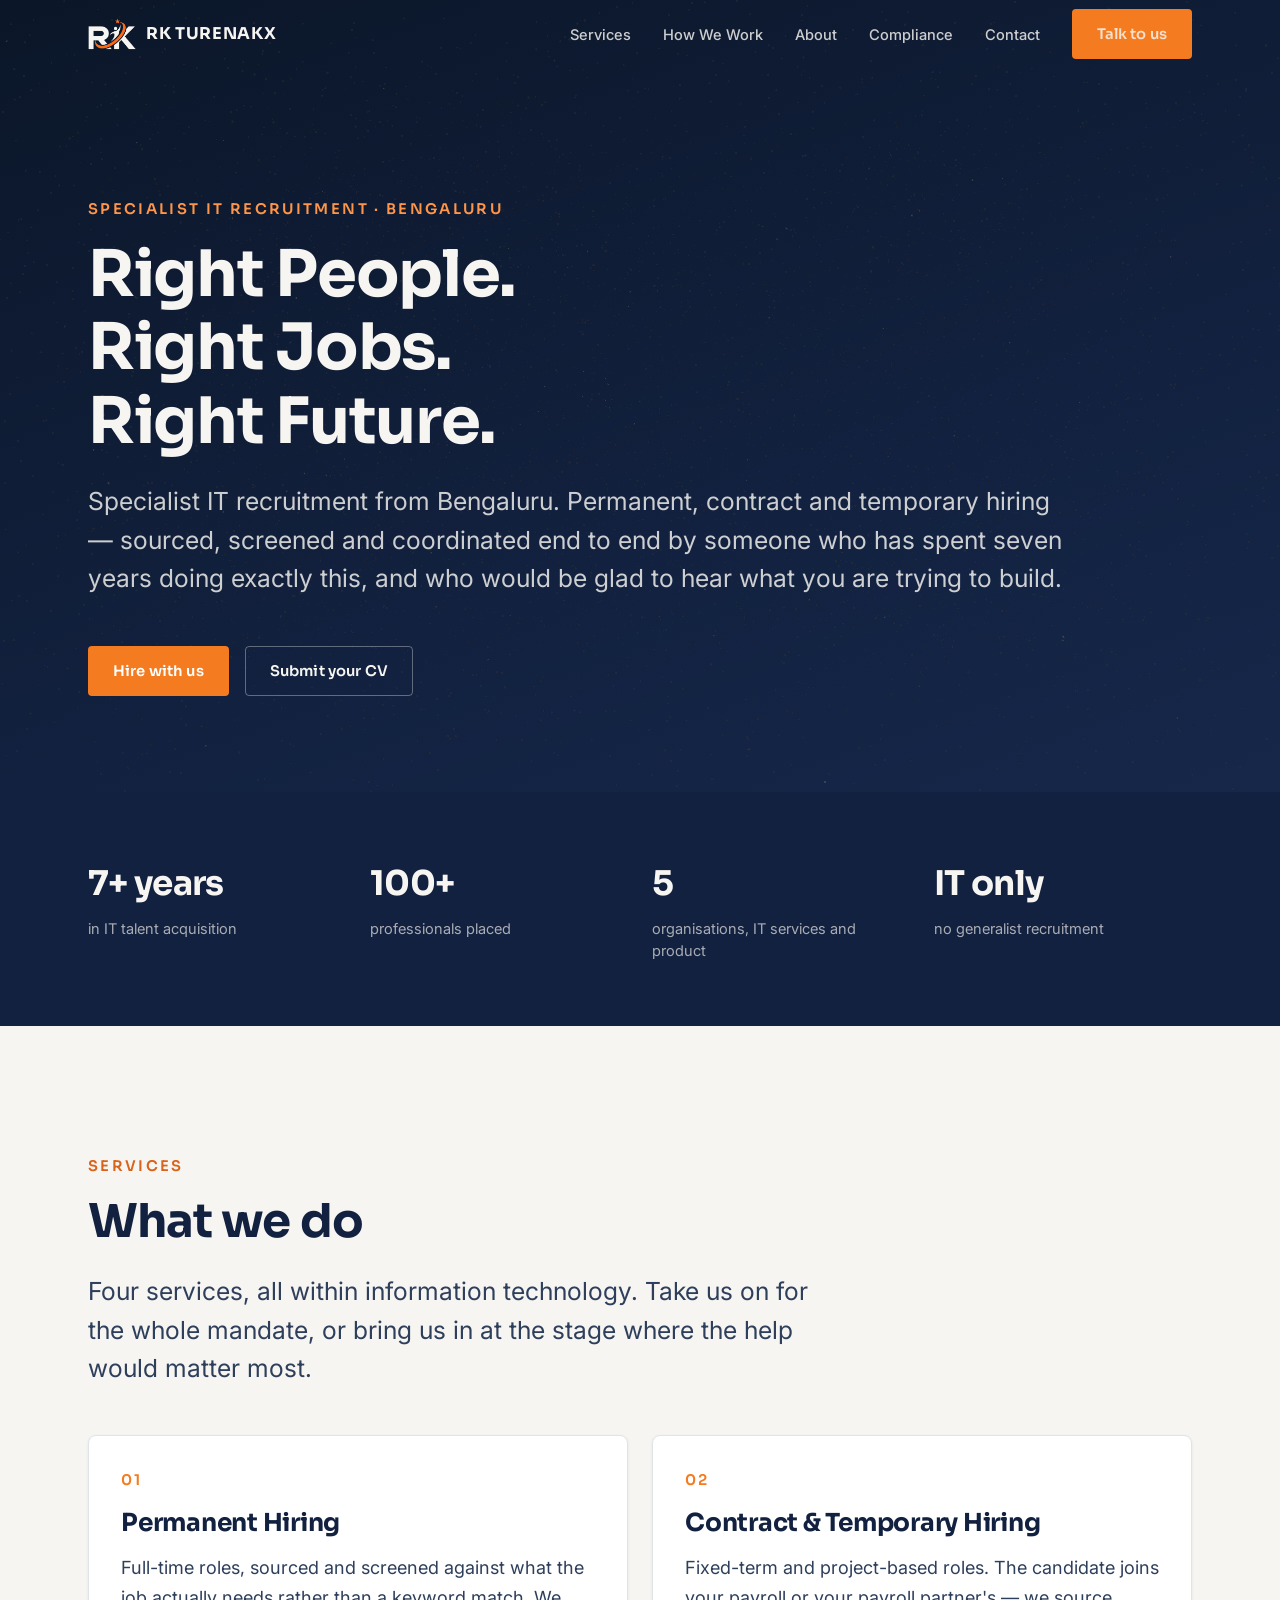
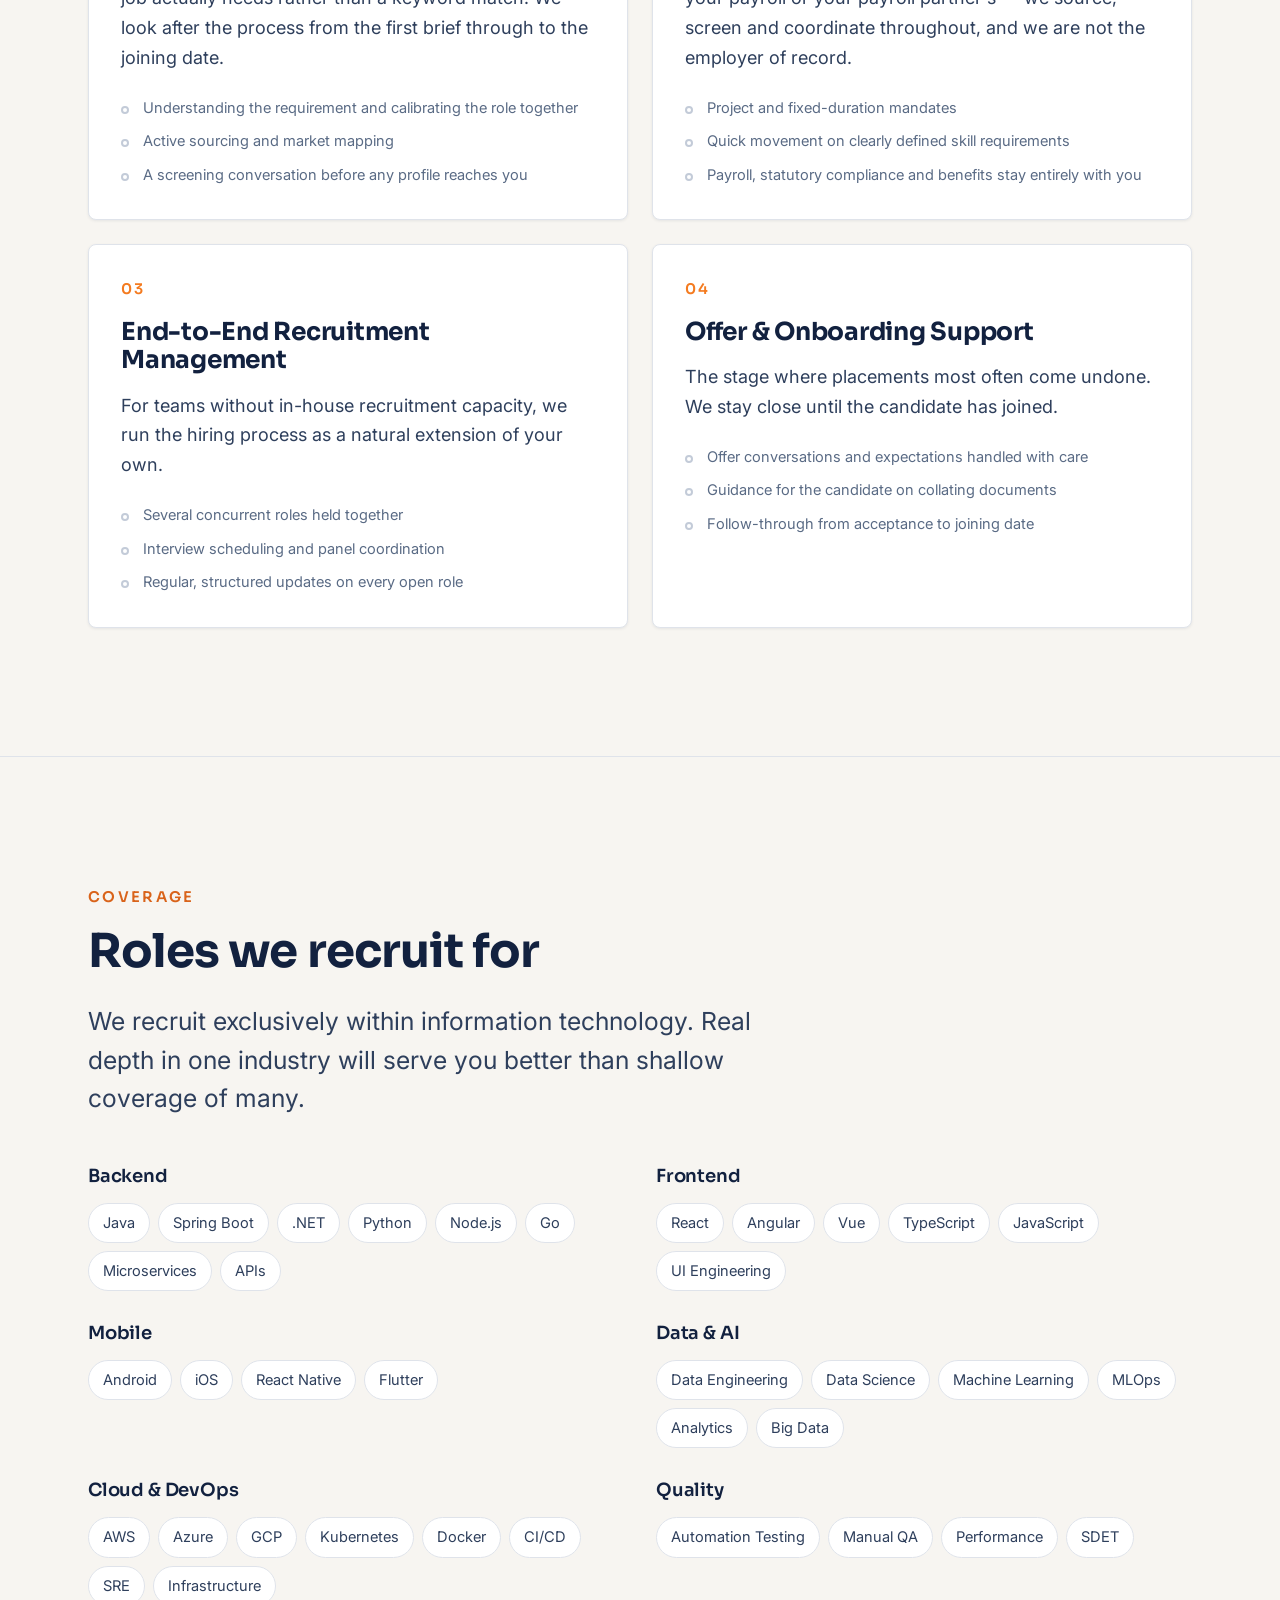
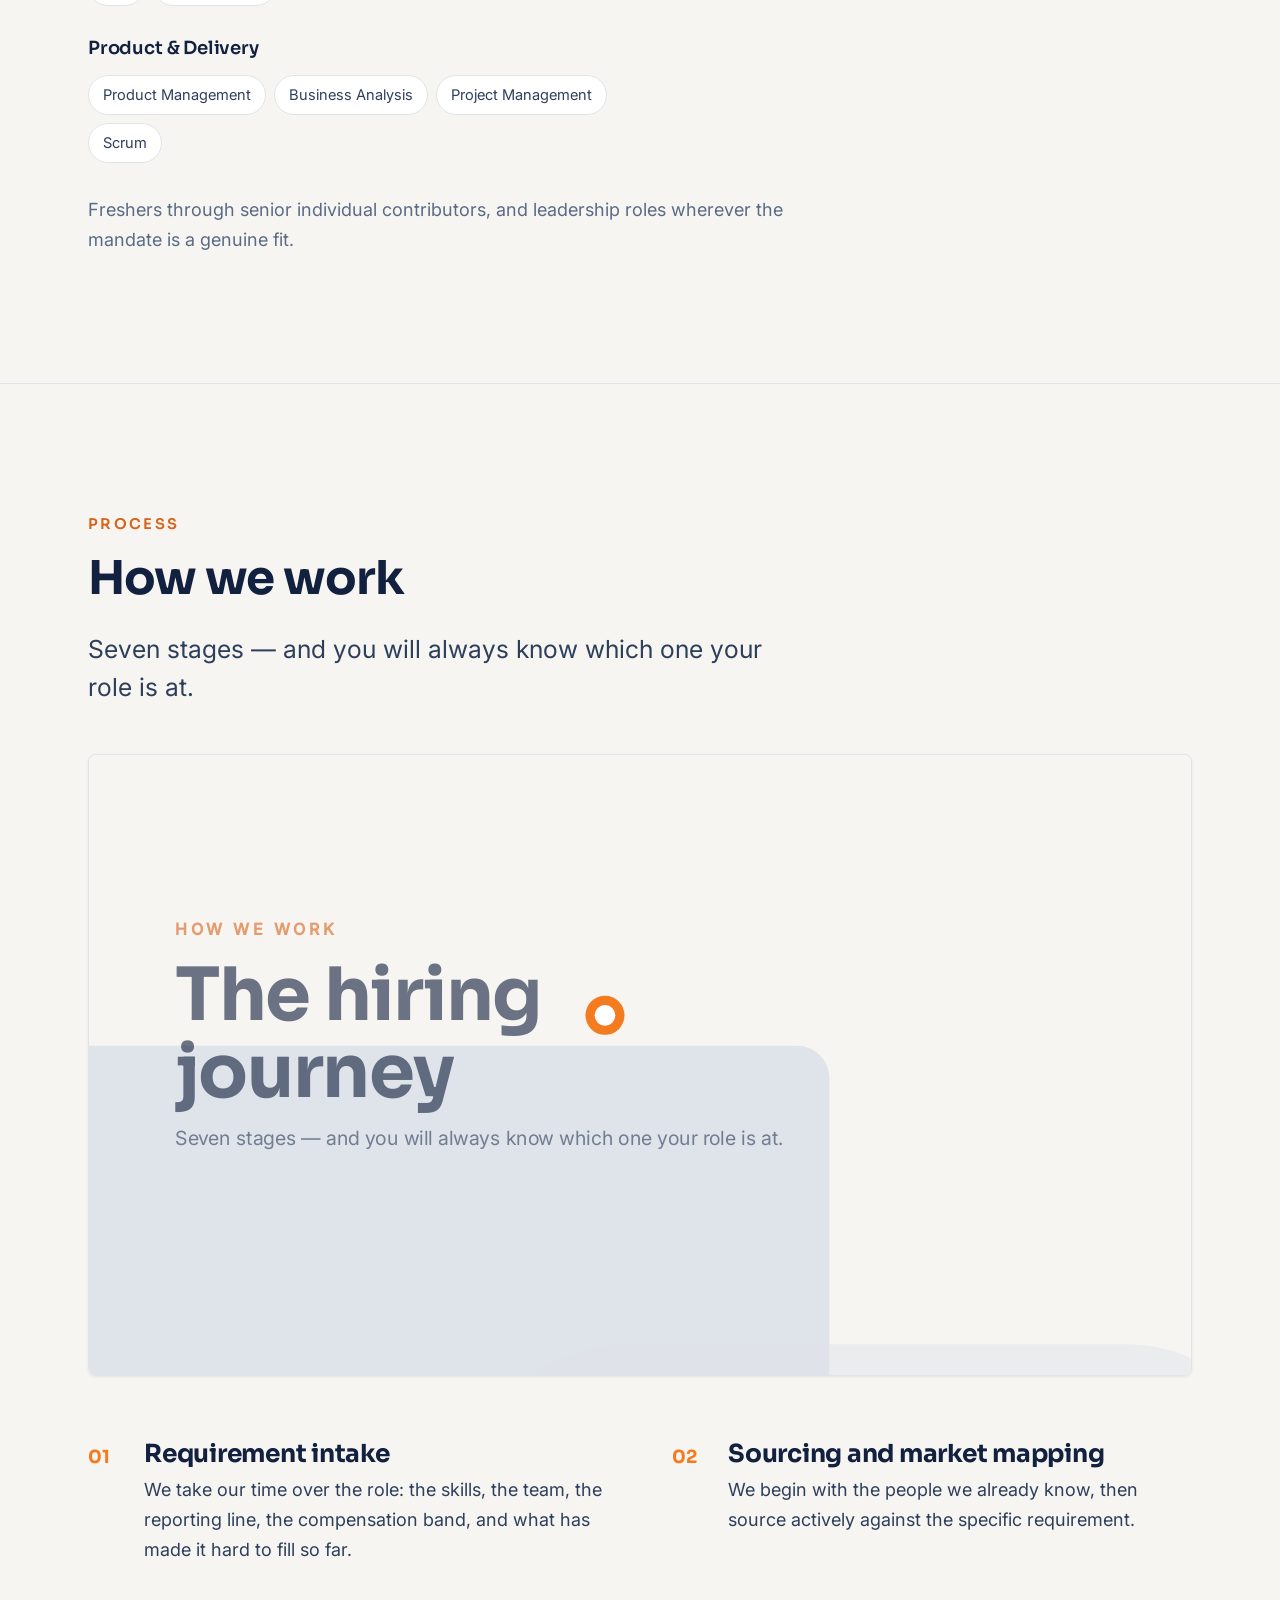
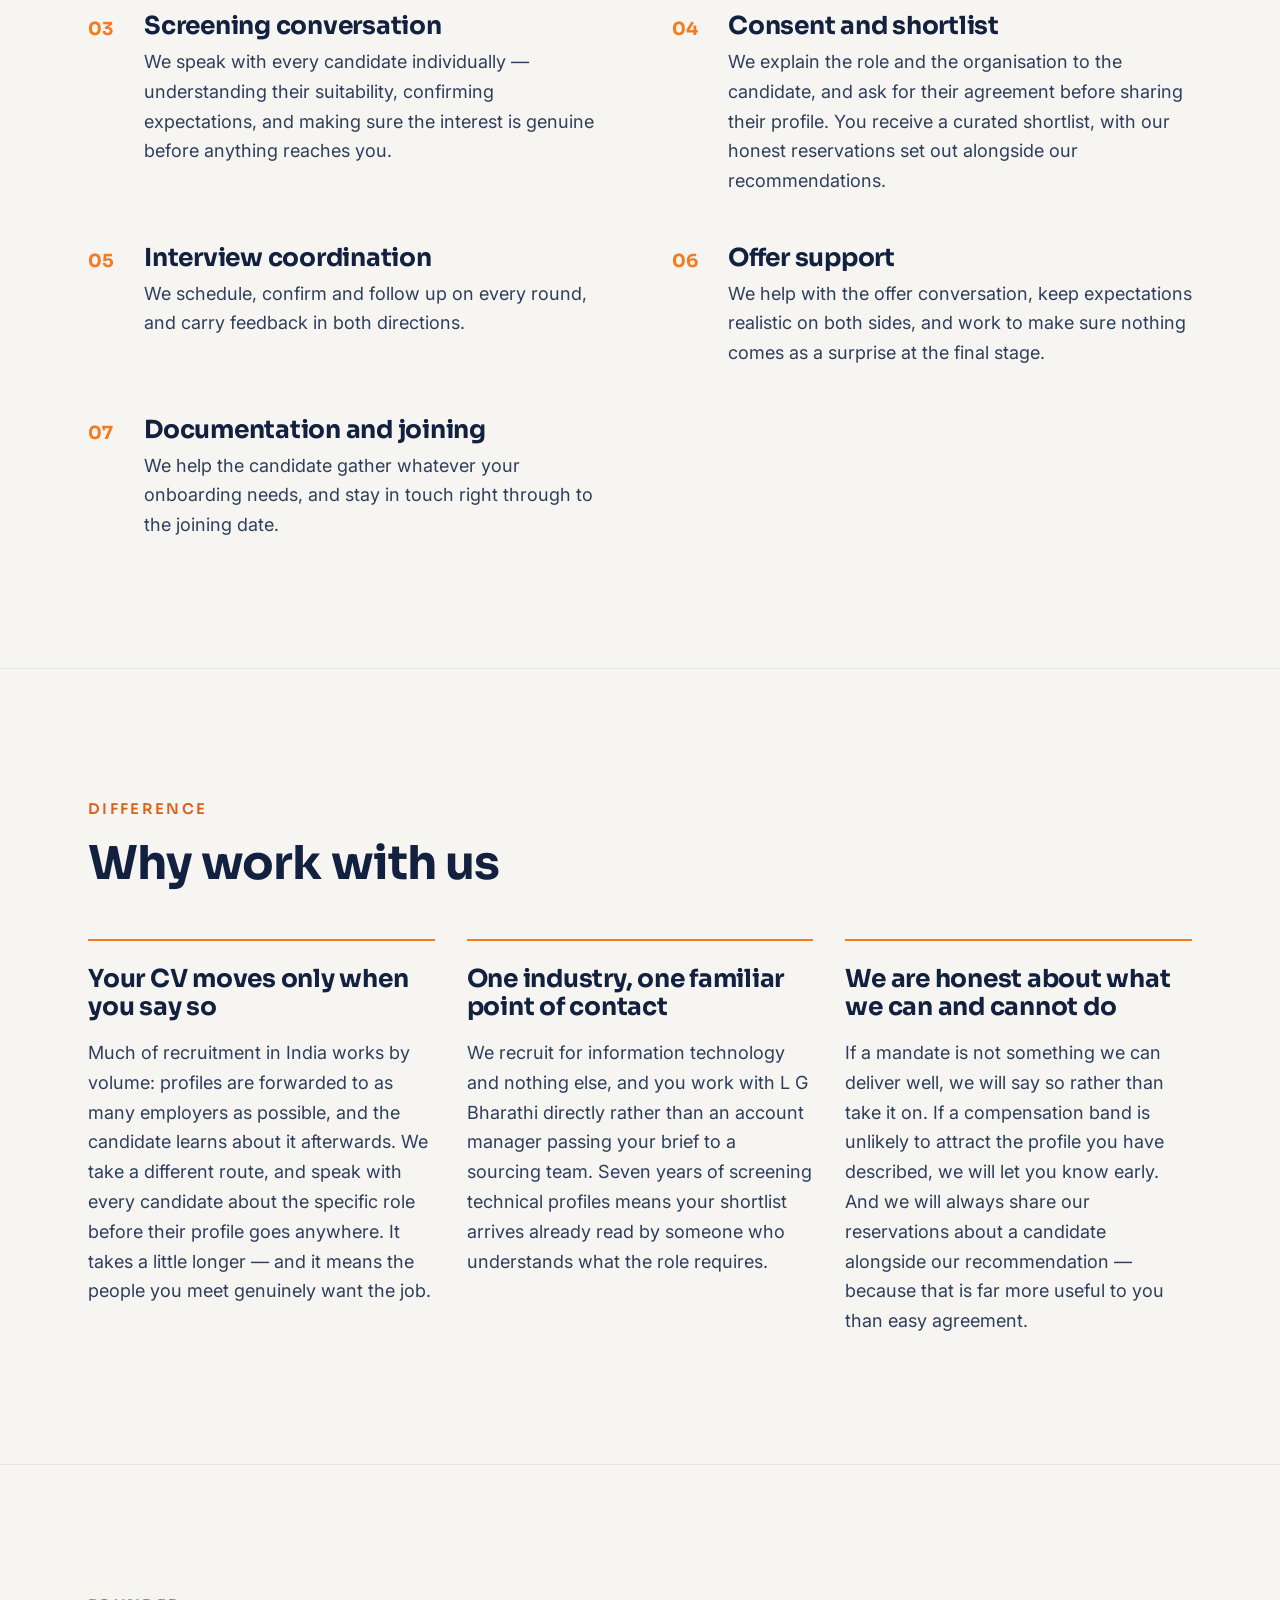
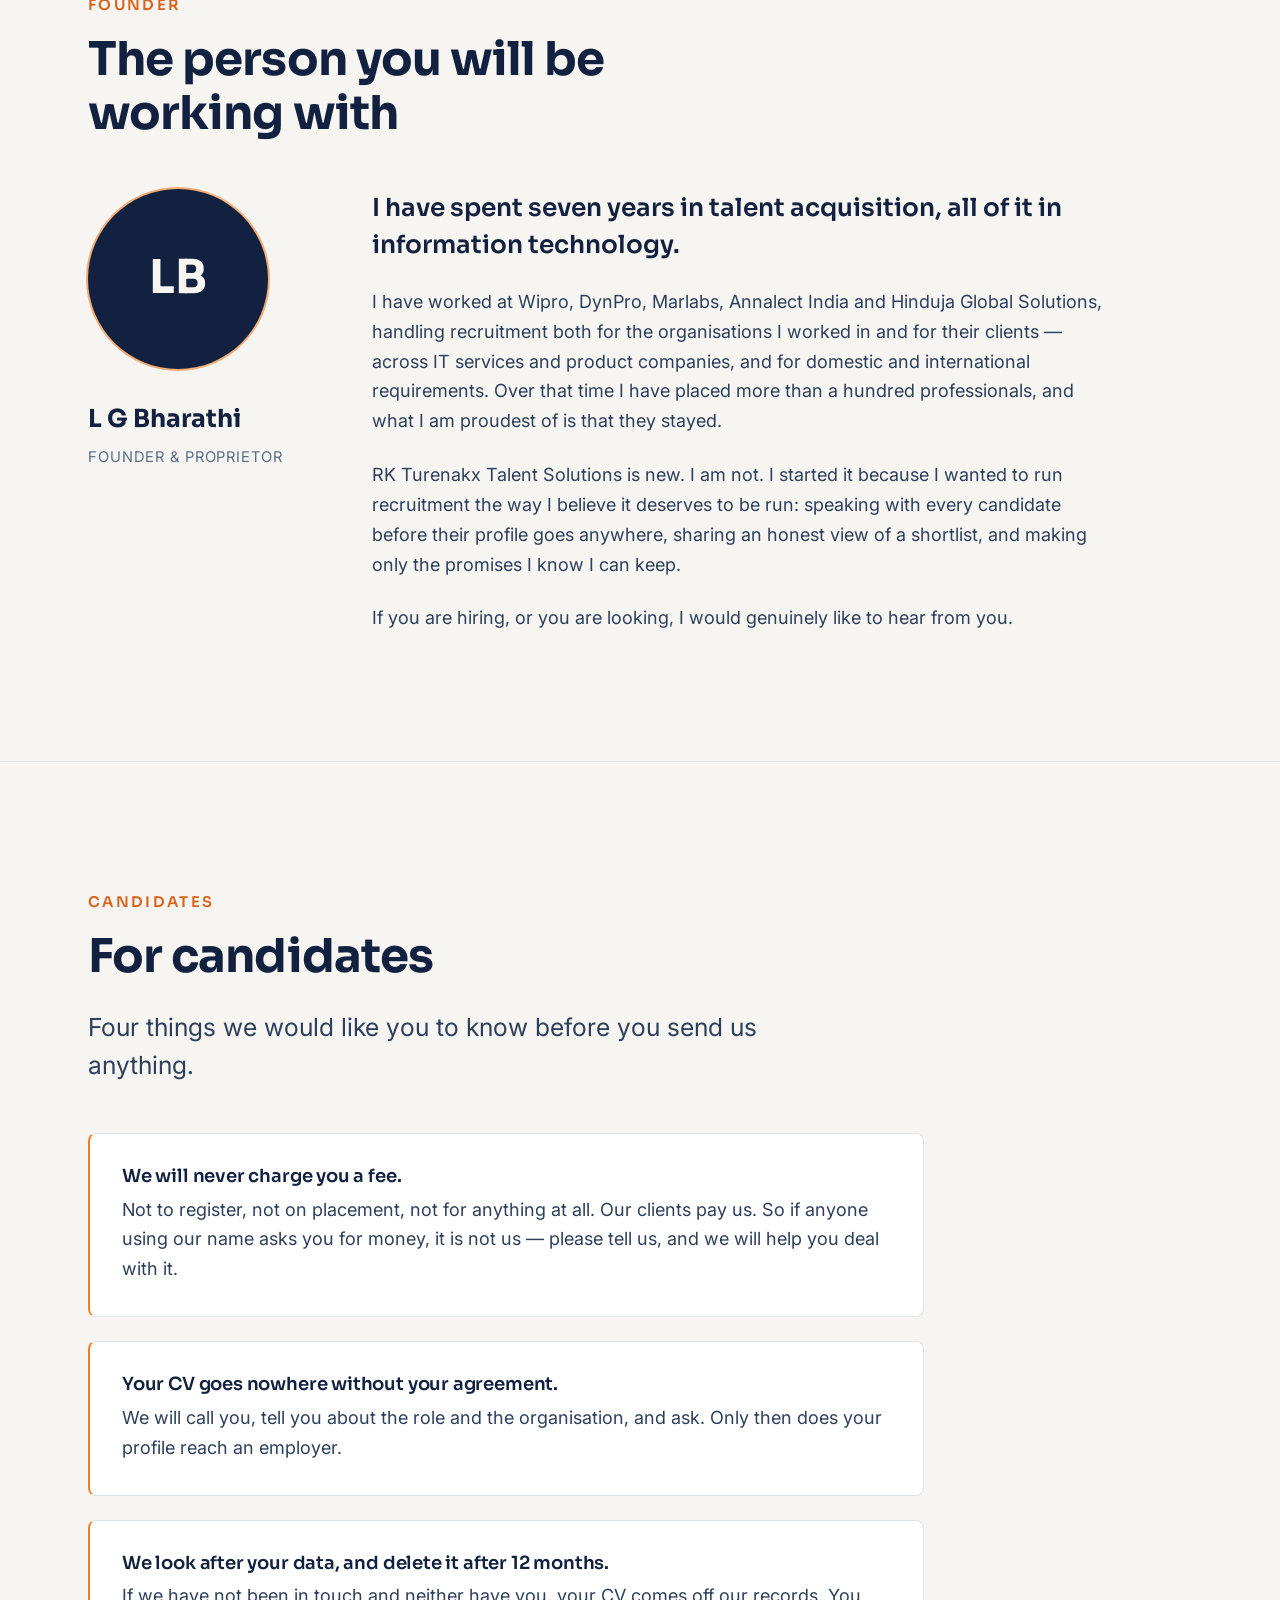
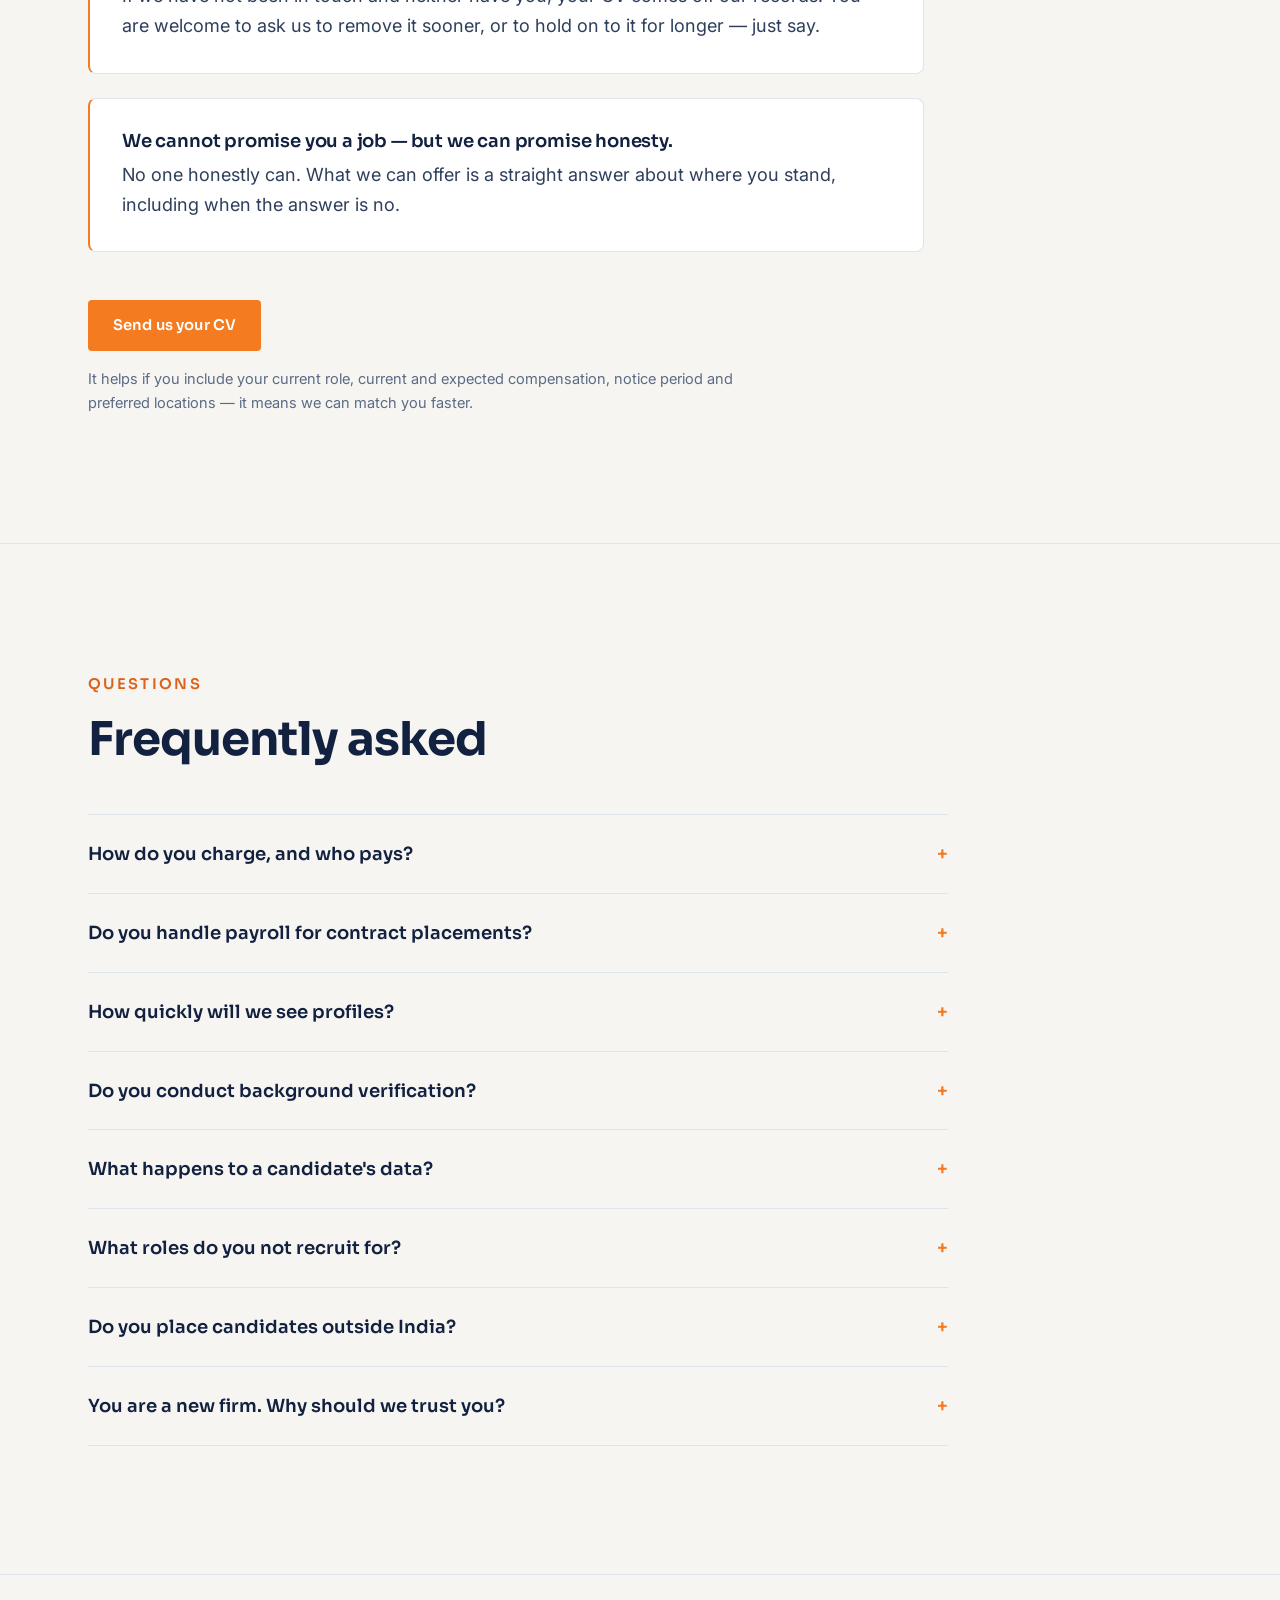
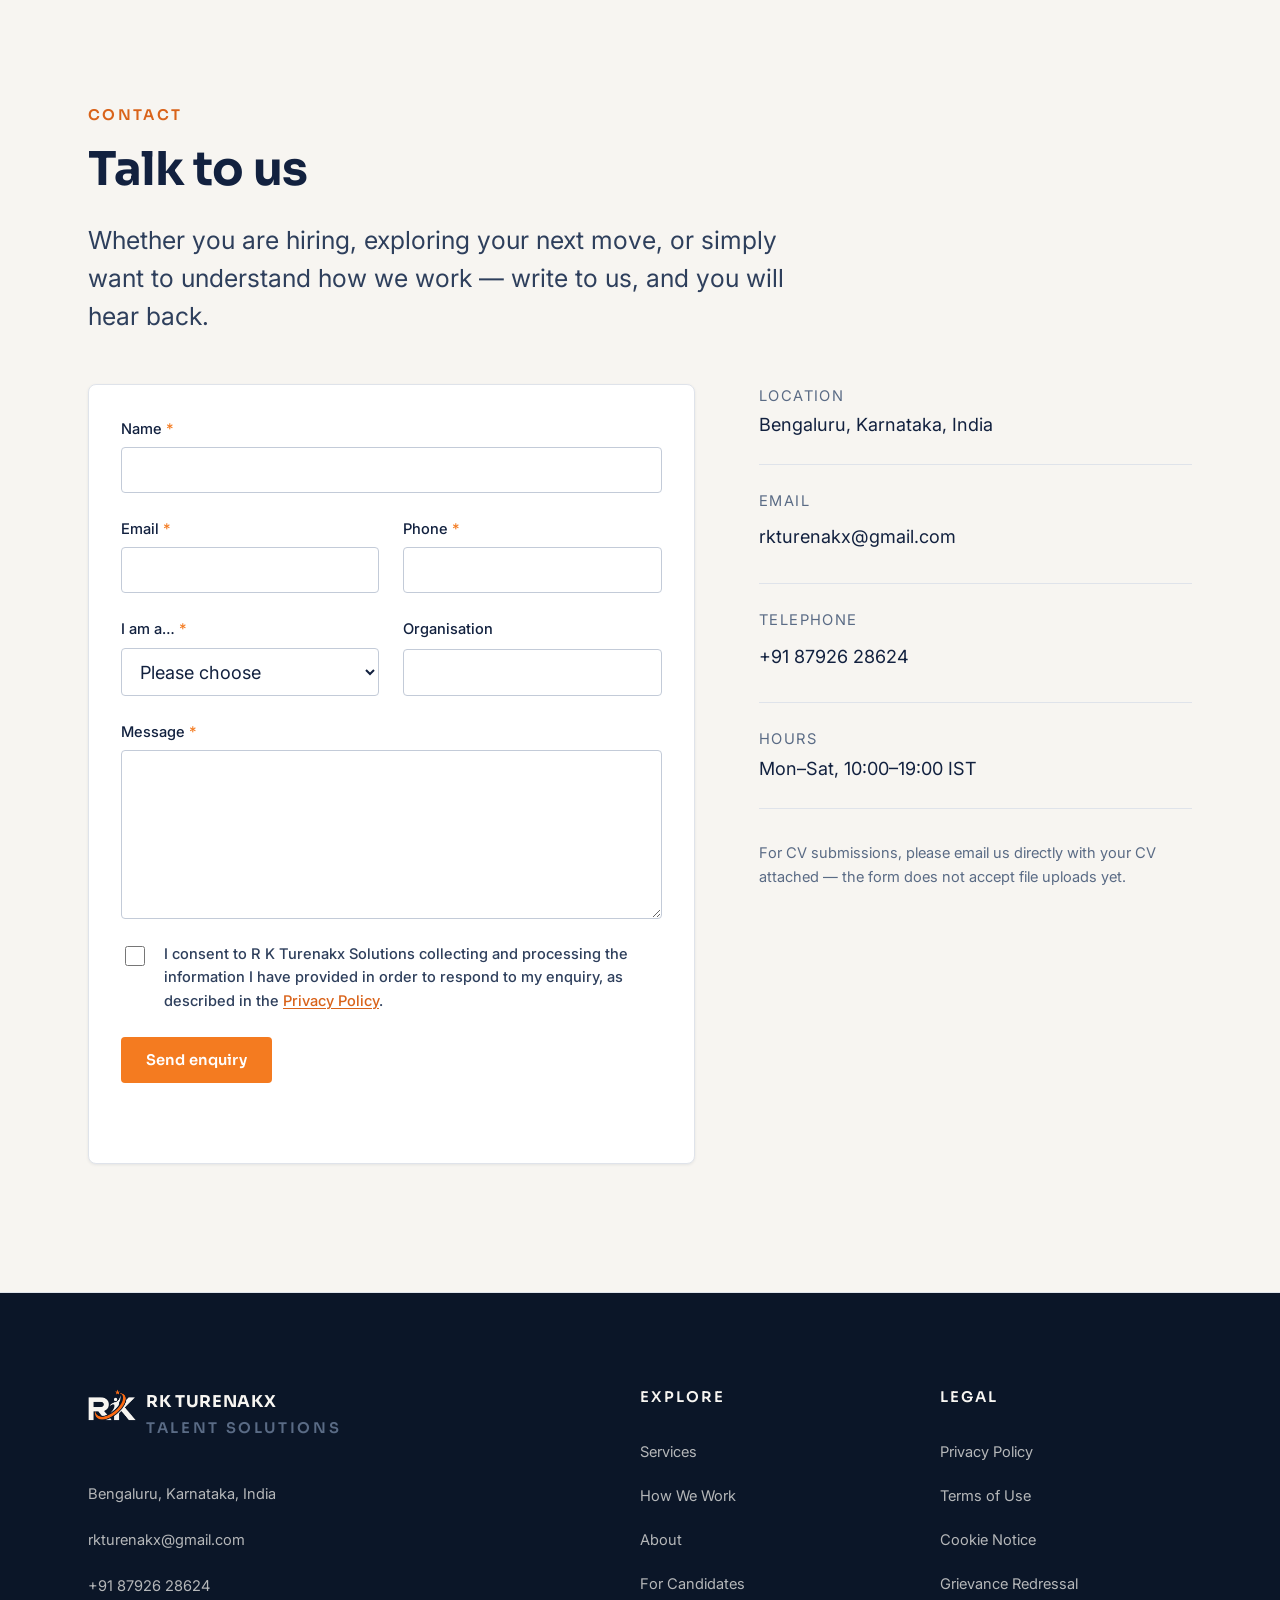
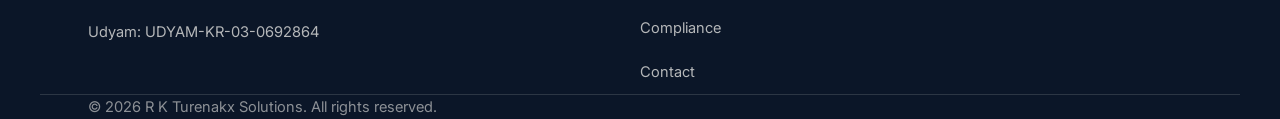
<file: index.html>
<!DOCTYPE html>
<html lang="en-IN">
<head>
<meta charset="utf-8">
<meta name="viewport" content="width=device-width, initial-scale=1">
<title>RK Turenakx Talent Solutions — Specialist IT Recruitment, Bengaluru</title>
<meta name="description" content="Specialist IT recruitment from Bengaluru. Permanent, contract and temporary hiring, managed end to end. Your CV is never shared without your agreement. Candidates are never charged a fee.">
<link rel="canonical" href="https://rkturenakx.netlify.app/">
<link rel="icon" href="favicon.svg" type="image/svg+xml">
<meta name="theme-color" content="#0B1628">

<meta property="og:type" content="website">
<meta property="og:site_name" content="RK Turenakx Talent Solutions">
<meta property="og:url" content="https://rkturenakx.netlify.app/">
<meta property="og:title" content="RK Turenakx Talent Solutions — Specialist IT Recruitment, Bengaluru">
<meta property="og:description" content="Specialist IT recruitment from Bengaluru. Permanent, contract and temporary hiring, managed end to end. Your CV is never shared without your agreement. Candidates are never charged a fee.">
<meta name="twitter:card" content="summary">
<meta name="twitter:title" content="RK Turenakx Talent Solutions — Specialist IT Recruitment, Bengaluru">
<meta name="twitter:description" content="Specialist IT recruitment from Bengaluru. Permanent, contract and temporary hiring, managed end to end. Your CV is never shared without your agreement. Candidates are never charged a fee.">

<link rel="stylesheet" href="styles.css">

<script type="application/ld+json">
{
  "@context": "https://schema.org",
  "@type": "ProfessionalService",
  "name": "RK Turenakx Talent Solutions",
  "legalName": "R K Turenakx Solutions",
  "description": "Specialist IT recruitment and talent acquisition services",
  "founder": { "@type": "Person", "name": "L G Bharathi" },
  "email": "rkturenakx@gmail.com",
  "telephone": "+91-87926-28624",
  "areaServed": { "@type": "Country", "name": "India" },
  "address": {
    "@type": "PostalAddress",
    "addressLocality": "Bengaluru",
    "addressRegion": "Karnataka",
    "addressCountry": "IN"
  },
  "identifier": "UDYAM-KR-03-0692864",
  "knowsAbout": ["IT Recruitment","Technical Hiring","Talent Acquisition",
                 "Contract Staffing","Permanent Recruitment"]
}
</script>
</head>
<body>

<a class="skip-link" href="#main">Skip to content</a>

<header class="site-header" id="site-header">
  <div class="shell header-inner">
    <a class="lockup" href="#top" aria-label="RK Turenakx Talent Solutions — home">
      <span class="mark-img" aria-hidden="true">
        <img class="mark-light" src="logo-mark-light.png" alt="" width="48" height="32">
        <img class="mark-navy" src="logo-mark.png" alt="" width="48" height="32">
      </span>
      <span class="wordmark">RK TURENAKX</span>
    </a>

    <nav class="site-nav" id="site-nav" aria-label="Primary">
      <ul>
        <li><a href="#services">Services</a></li>
        <li><a href="#how-we-work">How We Work</a></li>
        <li><a href="#about">About</a></li>
        <li><a href="compliance.html">Compliance</a></li>
        <li><a href="#contact">Contact</a></li>
      </ul>
      <a class="btn btn-primary btn-nav-cta" href="#contact">Talk to us</a>
    </nav>

    <button class="menu-toggle" id="menu-toggle" type="button" aria-expanded="false" aria-controls="mobile-menu">
      <span class="menu-toggle-bars" aria-hidden="true"><span></span><span></span></span>
      <span class="menu-toggle-label">Menu</span>
    </button>
  </div>
</header>

<div class="mobile-menu" id="mobile-menu" hidden>
  <nav aria-label="Mobile">
    <ul>
      <li><a href="#services">Services</a></li>
      <li><a href="#how-we-work">How We Work</a></li>
      <li><a href="#about">About</a></li>
      <li><a href="#candidates">For Candidates</a></li>
      <li><a href="compliance.html">Compliance</a></li>
      <li><a href="#contact">Contact</a></li>
    </ul>
    <a class="btn btn-primary btn-block" href="#contact">Talk to us</a>
  </nav>
</div>

<main id="main">

<!-- ── Hero ───────────────────────────────────────────────── -->
<section class="hero" id="top" aria-labelledby="hero-title">
  <div class="hero-bg" aria-hidden="true">
    <canvas id="hero-canvas" width="1600" height="900"></canvas>
  </div>
  <div class="shell hero-inner">
    <p class="eyebrow eyebrow-light">Specialist IT recruitment · Bengaluru</p>
    <h1 id="hero-title"><span>Right People.</span> <span>Right Jobs.</span> <span>Right Future.</span></h1>
    <p class="hero-sub">Specialist IT recruitment from Bengaluru. Permanent, contract and temporary hiring — sourced, screened and coordinated end to end by someone who has spent seven years doing exactly this, and who would be glad to hear what you are trying to build.</p>
    <div class="hero-actions">
      <a class="btn btn-primary" href="#contact">Hire with us</a>
      <a class="btn btn-ghost-light" href="#candidates">Submit your CV</a>
    </div>
  </div>
</section>

<!-- ── Credibility strip ──────────────────────────────────── -->
<section class="strip" aria-labelledby="strip-title">
  <div class="shell">
    <h2 class="sr-only" id="strip-title">Track record</h2>
    <ul class="strip-grid reveal">
      <li><span class="strip-figure">7+ years</span><span class="strip-label">in IT talent acquisition</span></li>
      <li><span class="strip-figure">100+</span><span class="strip-label">professionals placed</span></li>
      <li><span class="strip-figure">5</span><span class="strip-label">organisations, IT services and product</span></li>
      <li><span class="strip-figure">IT only</span><span class="strip-label">no generalist recruitment</span></li>
    </ul>
  </div>
</section>

<!-- ── Services ───────────────────────────────────────────── -->
<section class="section" id="services" aria-labelledby="services-title">
  <div class="shell">
    <div class="section-head reveal">
      <p class="eyebrow">Services</p>
      <h2 id="services-title">What we do</h2>
      <p class="section-intro">Four services, all within information technology. Take us on for the whole mandate, or bring us in at the stage where the help would matter most.</p>
    </div>

    <div class="cards reveal">
      <article class="card">
        <p class="card-index" aria-hidden="true">01</p>
        <h3>Permanent Hiring</h3>
        <p>Full-time roles, sourced and screened against what the job actually needs rather than a keyword match. We look after the process from the first brief through to the joining date.</p>
        <ul class="ticks">
          <li>Understanding the requirement and calibrating the role together</li>
          <li>Active sourcing and market mapping</li>
          <li>A screening conversation before any profile reaches you</li>
        </ul>
      </article>

      <article class="card">
        <p class="card-index" aria-hidden="true">02</p>
        <h3>Contract &amp; Temporary Hiring</h3>
        <p>Fixed-term and project-based roles. The candidate joins your payroll or your payroll partner's — we source, screen and coordinate throughout, and we are not the employer of record.</p>
        <ul class="ticks">
          <li>Project and fixed-duration mandates</li>
          <li>Quick movement on clearly defined skill requirements</li>
          <li>Payroll, statutory compliance and benefits stay entirely with you</li>
        </ul>
      </article>

      <article class="card">
        <p class="card-index" aria-hidden="true">03</p>
        <h3>End-to-End Recruitment Management</h3>
        <p>For teams without in-house recruitment capacity, we run the hiring process as a natural extension of your own.</p>
        <ul class="ticks">
          <li>Several concurrent roles held together</li>
          <li>Interview scheduling and panel coordination</li>
          <li>Regular, structured updates on every open role</li>
        </ul>
      </article>

      <article class="card">
        <p class="card-index" aria-hidden="true">04</p>
        <h3>Offer &amp; Onboarding Support</h3>
        <p>The stage where placements most often come undone. We stay close until the candidate has joined.</p>
        <ul class="ticks">
          <li>Offer conversations and expectations handled with care</li>
          <li>Guidance for the candidate on collating documents</li>
          <li>Follow-through from acceptance to joining date</li>
        </ul>
      </article>
    </div>
  </div>
</section>

<!-- ── Technology coverage ────────────────────────────────── -->
<section class="section section-alt" id="roles" aria-labelledby="roles-title">
  <div class="shell">
    <div class="section-head reveal">
      <p class="eyebrow">Coverage</p>
      <h2 id="roles-title">Roles we recruit for</h2>
      <p class="section-intro">We recruit exclusively within information technology. Real depth in one industry will serve you better than shallow coverage of many.</p>
    </div>

    <div class="tag-groups reveal">
      <div class="tag-group">
        <h3>Backend</h3>
        <ul><li>Java</li><li>Spring Boot</li><li>.NET</li><li>Python</li><li>Node.js</li><li>Go</li><li>Microservices</li><li>APIs</li></ul>
      </div>
      <div class="tag-group">
        <h3>Frontend</h3>
        <ul><li>React</li><li>Angular</li><li>Vue</li><li>TypeScript</li><li>JavaScript</li><li>UI Engineering</li></ul>
      </div>
      <div class="tag-group">
        <h3>Mobile</h3>
        <ul><li>Android</li><li>iOS</li><li>React Native</li><li>Flutter</li></ul>
      </div>
      <div class="tag-group">
        <h3>Data &amp; AI</h3>
        <ul><li>Data Engineering</li><li>Data Science</li><li>Machine Learning</li><li>MLOps</li><li>Analytics</li><li>Big Data</li></ul>
      </div>
      <div class="tag-group">
        <h3>Cloud &amp; DevOps</h3>
        <ul><li>AWS</li><li>Azure</li><li>GCP</li><li>Kubernetes</li><li>Docker</li><li>CI/CD</li><li>SRE</li><li>Infrastructure</li></ul>
      </div>
      <div class="tag-group">
        <h3>Quality</h3>
        <ul><li>Automation Testing</li><li>Manual QA</li><li>Performance</li><li>SDET</li></ul>
      </div>
      <div class="tag-group">
        <h3>Product &amp; Delivery</h3>
        <ul><li>Product Management</li><li>Business Analysis</li><li>Project Management</li><li>Scrum</li></ul>
      </div>
    </div>

    <p class="closing-line reveal">Freshers through senior individual contributors, and leadership roles wherever the mandate is a genuine fit.</p>
  </div>
</section>

<!-- ── How we work ────────────────────────────────────────── -->
<section class="section" id="how-we-work" aria-labelledby="how-title">
  <div class="shell">
    <div class="section-head reveal">
      <p class="eyebrow">Process</p>
      <h2 id="how-title">How we work</h2>
      <p class="section-intro">Seven stages — and you will always know which one your role is at.</p>
    </div>

    <figure class="journey">
      <div class="journey-stage" id="journey" role="img" aria-label="The seven stages of our hiring process, animated as a bridge carried from candidate to employer."></div>
      <button class="journey-replay" id="journey-replay" type="button" hidden>Replay</button>
    </figure>

    <ol class="steps reveal">
      <li>
        <h3>Requirement intake</h3>
        <p>We take our time over the role: the skills, the team, the reporting line, the compensation band, and what has made it hard to fill so far.</p>
      </li>
      <li>
        <h3>Sourcing and market mapping</h3>
        <p>We begin with the people we already know, then source actively against the specific requirement.</p>
      </li>
      <li>
        <h3>Screening conversation</h3>
        <p>We speak with every candidate individually — understanding their suitability, confirming expectations, and making sure the interest is genuine before anything reaches you.</p>
      </li>
      <li>
        <h3>Consent and shortlist</h3>
        <p>We explain the role and the organisation to the candidate, and ask for their agreement before sharing their profile. You receive a curated shortlist, with our honest reservations set out alongside our recommendations.</p>
      </li>
      <li>
        <h3>Interview coordination</h3>
        <p>We schedule, confirm and follow up on every round, and carry feedback in both directions.</p>
      </li>
      <li>
        <h3>Offer support</h3>
        <p>We help with the offer conversation, keep expectations realistic on both sides, and work to make sure nothing comes as a surprise at the final stage.</p>
      </li>
      <li>
        <h3>Documentation and joining</h3>
        <p>We help the candidate gather whatever your onboarding needs, and stay in touch right through to the joining date.</p>
      </li>
    </ol>
  </div>
</section>

<!-- ── Why us ─────────────────────────────────────────────── -->
<section class="section section-alt" id="why-us" aria-labelledby="why-title">
  <div class="shell">
    <div class="section-head reveal">
      <p class="eyebrow">Difference</p>
      <h2 id="why-title">Why work with us</h2>
    </div>

    <div class="why-blocks reveal">
      <article class="why-block">
        <h3>Your CV moves only when you say so</h3>
        <p>Much of recruitment in India works by volume: profiles are forwarded to as many employers as possible, and the candidate learns about it afterwards. We take a different route, and speak with every candidate about the specific role before their profile goes anywhere. It takes a little longer — and it means the people you meet genuinely want the job.</p>
      </article>
      <article class="why-block">
        <h3>One industry, one familiar point of contact</h3>
        <p>We recruit for information technology and nothing else, and you work with L G Bharathi directly rather than an account manager passing your brief to a sourcing team. Seven years of screening technical profiles means your shortlist arrives already read by someone who understands what the role requires.</p>
      </article>
      <article class="why-block">
        <h3>We are honest about what we can and cannot do</h3>
        <p>If a mandate is not something we can deliver well, we will say so rather than take it on. If a compensation band is unlikely to attract the profile you have described, we will let you know early. And we will always share our reservations about a candidate alongside our recommendation — because that is far more useful to you than easy agreement.</p>
      </article>
    </div>
  </div>
</section>

<!-- ── About the founder ──────────────────────────────────── -->
<section class="section" id="about" aria-labelledby="about-title">
  <div class="shell">
    <div class="section-head reveal">
      <p class="eyebrow">Founder</p>
      <h2 id="about-title">The person you will be working with</h2>
    </div>

    <div class="founder reveal">
      <div class="founder-aside">
        <p class="monogram" aria-hidden="true">LB</p>
        <p class="founder-name">L G Bharathi</p>
        <p class="founder-role">Founder &amp; Proprietor</p>
        <a class="btn btn-outline is-hidden" id="linkedin-founder" href="#">LinkedIn</a>
      </div>
      <div class="founder-bio">
        <p>I have spent seven years in talent acquisition, all of it in information technology.</p>
        <p>I have worked at Wipro, DynPro, Marlabs, Annalect India and Hinduja Global Solutions, handling recruitment both for the organisations I worked in and for their clients — across IT services and product companies, and for domestic and international requirements. Over that time I have placed more than a hundred professionals, and what I am proudest of is that they stayed.</p>
        <p>RK Turenakx Talent Solutions is new. I am not. I started it because I wanted to run recruitment the way I believe it deserves to be run: speaking with every candidate before their profile goes anywhere, sharing an honest view of a shortlist, and making only the promises I know I can keep.</p>
        <p>If you are hiring, or you are looking, I would genuinely like to hear from you.</p>
      </div>
    </div>
  </div>
</section>

<!-- ── For candidates ─────────────────────────────────────── -->
<section class="section section-alt" id="candidates" aria-labelledby="candidates-title">
  <div class="shell">
    <div class="section-head reveal">
      <p class="eyebrow">Candidates</p>
      <h2 id="candidates-title">For candidates</h2>
      <p class="section-intro">Four things we would like you to know before you send us anything.</p>
    </div>

    <ol class="promises reveal">
      <li>
        <h3>We will never charge you a fee.</h3>
        <p>Not to register, not on placement, not for anything at all. Our clients pay us. So if anyone using our name asks you for money, it is not us — please tell us, and we will help you deal with it.</p>
      </li>
      <li>
        <h3>Your CV goes nowhere without your agreement.</h3>
        <p>We will call you, tell you about the role and the organisation, and ask. Only then does your profile reach an employer.</p>
      </li>
      <li>
        <h3>We look after your data, and delete it after 12 months.</h3>
        <p>If we have not been in touch and neither have you, your CV comes off our records. You are welcome to ask us to remove it sooner, or to hold on to it for longer — just say.</p>
      </li>
      <li>
        <h3>We cannot promise you a job — but we can promise honesty.</h3>
        <p>No one honestly can. What we can offer is a straight answer about where you stand, including when the answer is no.</p>
      </li>
    </ol>

    <div class="cv-cta reveal">
      <a class="btn btn-primary" href="mailto:rkturenakx@gmail.com?subject=CV%20Submission%20-%20[Your%20Name]">Send us your CV</a>
      <p class="fineprint">It helps if you include your current role, current and expected compensation, notice period and preferred locations — it means we can match you faster.</p>
    </div>
  </div>
</section>

<!-- ── FAQ ────────────────────────────────────────────────── -->
<section class="section" id="faq" aria-labelledby="faq-title">
  <div class="shell">
    <div class="section-head reveal">
      <p class="eyebrow">Questions</p>
      <h2 id="faq-title">Frequently asked</h2>
    </div>

    <div class="faq reveal">
      <details>
        <summary>How do you charge, and who pays?</summary>
        <div class="faq-body"><p>Our clients pay us, and candidates are never charged at any stage, for any reason. Fees and commercial terms are agreed in writing with each client before we begin, with nothing left undisclosed.</p></div>
      </details>
      <details>
        <summary>Do you handle payroll for contract placements?</summary>
        <div class="faq-body"><p>No — for contract and temporary roles the candidate joins your payroll or your payroll partner's, and we source, screen and coordinate. Salary, Provident Fund, ESI, professional tax, benefits and all statutory obligations stay entirely with the employer. We are not a staffing or payrolling company.</p></div>
      </details>
      <details>
        <summary>How quickly will we see profiles?</summary>
        <div class="faq-body"><p>It depends on the role, the compensation band, and how deep the market is for that skill. We will give you a realistic view during the intake conversation rather than a number designed to win the mandate — and if we think a role will be difficult, we will say so early.</p></div>
      </details>
      <details>
        <summary>Do you conduct background verification?</summary>
        <div class="faq-body"><p>Usually the employer runs verification, either directly or through their own agency. If you would like us to arrange it, we will engage a verification agency, let the candidate know before anything begins, obtain their explicit consent, and keep the process transparent to you throughout.</p></div>
      </details>
      <details>
        <summary>What happens to a candidate's data?</summary>
        <div class="faq-body"><p>We hold it for 12 months from the last time we were in touch, and then delete it. We never share a profile with an employer before speaking to the candidate about that specific role and obtaining their agreement. There is fuller detail in our Privacy Policy.</p></div>
      </details>
      <details>
        <summary>What roles do you not recruit for?</summary>
        <div class="faq-body"><p>Anything outside information technology. We also step away from mandates that ask us to screen or exclude candidates on grounds of gender, caste, religion, marital status, disability or age — whatever the value of the engagement.</p></div>
      </details>
      <details>
        <summary>Do you place candidates outside India?</summary>
        <div class="faq-body"><p>Not at present. Our clients and candidates are in India, and our work is conducted entirely within India.</p></div>
      </details>
      <details>
        <summary>You are a new firm. Why should we trust you?</summary>
        <div class="faq-body"><p>That is a fair question, and we are glad you asked it. The firm was established in 2026 and does not yet have a client list to show you. What it does have is seven years of individual experience behind it — at Wipro, DynPro, Marlabs, Annalect India and Hinduja Global Solutions — and a hundred-plus placements. We would rather share that openly than fill a website with numbers that are not ours.</p></div>
      </details>
    </div>
  </div>
</section>

<!-- ── Contact ────────────────────────────────────────────── -->
<section class="section section-alt" id="contact" aria-labelledby="contact-title">
  <div class="shell">
    <div class="section-head reveal">
      <p class="eyebrow">Contact</p>
      <h2 id="contact-title">Talk to us</h2>
      <p class="section-intro">Whether you are hiring, exploring your next move, or simply want to understand how we work — write to us, and you will hear back.</p>
    </div>

    <div class="contact-grid reveal">
      <form class="contact-form" id="contact-form" novalidate>
        <div class="field">
          <label for="f-name">Name <span class="req" aria-hidden="true">*</span></label>
          <input type="text" id="f-name" name="name" autocomplete="name" required>
        </div>
        <div class="field-row">
          <div class="field">
            <label for="f-email">Email <span class="req" aria-hidden="true">*</span></label>
            <input type="email" id="f-email" name="email" autocomplete="email" required>
          </div>
          <div class="field">
            <label for="f-phone">Phone <span class="req" aria-hidden="true">*</span></label>
            <input type="tel" id="f-phone" name="phone" autocomplete="tel" required>
          </div>
        </div>
        <div class="field-row">
          <div class="field">
            <label for="f-role">I am a… <span class="req" aria-hidden="true">*</span></label>
            <select id="f-role" name="i_am_a" required>
              <option value="">Please choose</option>
              <option>Employer</option>
              <option>Candidate</option>
              <option>Institution</option>
              <option>Other</option>
            </select>
          </div>
          <div class="field">
            <label for="f-org">Organisation</label>
            <input type="text" id="f-org" name="organisation" autocomplete="organization">
          </div>
        </div>
        <div class="field">
          <label for="f-message">Message <span class="req" aria-hidden="true">*</span></label>
          <textarea id="f-message" name="message" rows="5" required></textarea>
        </div>

        <div class="field-consent">
          <input type="checkbox" id="f-consent" name="consent" required>
          <label for="f-consent">I consent to R K Turenakx Solutions collecting and processing the information I have provided in order to respond to my enquiry, as described in the <a href="compliance.html#privacy-policy">Privacy Policy</a>.</label>
        </div>

        <input type="checkbox" name="botcheck" id="f-botcheck" class="botcheck" tabindex="-1" aria-hidden="true">

        <button class="btn btn-primary btn-submit" type="submit" id="form-submit">Send enquiry</button>

        <p class="form-status" id="form-status" role="status" aria-live="polite"></p>
      </form>

      <aside class="contact-details" aria-label="Contact details">
        <ul>
          <li><span class="detail-label">Location</span><span class="detail-value">Bengaluru, Karnataka, India</span></li>
          <li><span class="detail-label">Email</span><span class="detail-value"><a href="mailto:rkturenakx@gmail.com">rkturenakx@gmail.com</a></span></li>
          <li><span class="detail-label">Telephone</span><span class="detail-value"><a href="tel:+918792628624">+91 87926 28624</a></span></li>
          <li><span class="detail-label">Hours</span><span class="detail-value">Mon–Sat, 10:00–19:00 IST</span></li>
        </ul>
        <p class="fineprint">For CV submissions, please email us directly with your CV attached — the form does not accept file uploads yet.</p>
      </aside>
    </div>
  </div>
</section>

</main>

<footer class="site-footer" aria-labelledby="footer-title">
  <h2 class="sr-only" id="footer-title">Site information</h2>
  <div class="shell footer-grid">
    <div class="footer-brand">
      <div class="footer-lockup">
        <span class="mark-img" aria-hidden="true">
          <img class="mark-light" src="logo-mark-light.png" alt="" width="48" height="32">
        </span>
        <span>
          <span class="wordmark">RK TURENAKX</span>
          <span class="sub-wordmark">TALENT SOLUTIONS</span>
        </span>
      </div>
      <ul class="footer-facts">
        <li>Bengaluru, Karnataka, India</li>
        <li><a href="mailto:rkturenakx@gmail.com">rkturenakx@gmail.com</a></li>
        <li><a href="tel:+918792628624">+91 87926 28624</a></li>
        <li>Udyam: UDYAM-KR-03-0692864</li>
      </ul>
      <a class="social-link is-hidden" id="linkedin-footer" href="#" aria-label="LinkedIn">
        <svg viewBox="0 0 24 24" width="20" height="20" aria-hidden="true" focusable="false"><path d="M4.98 3.5a2.5 2.5 0 1 1 0 5 2.5 2.5 0 0 1 0-5zM3 9h4v12H3zM10 9h3.8v1.7h.05c.53-.95 1.82-1.95 3.75-1.95C21.3 8.75 22 11 22 14v7h-4v-6.2c0-1.5-.53-2.5-1.85-2.5-1.1 0-1.75.74-2.04 1.45-.1.25-.13.6-.13.96V21h-4z" fill="currentColor"></path></svg>
      </a>
    </div>

    <nav class="footer-col" aria-label="Sections">
      <h3>Explore</h3>
      <ul>
        <li><a href="#services">Services</a></li>
        <li><a href="#how-we-work">How We Work</a></li>
        <li><a href="#about">About</a></li>
        <li><a href="#candidates">For Candidates</a></li>
        <li><a href="compliance.html">Compliance</a></li>
        <li><a href="#contact">Contact</a></li>
      </ul>
    </nav>

    <nav class="footer-col" aria-label="Legal">
      <h3>Legal</h3>
      <ul>
        <li><a href="compliance.html#privacy-policy">Privacy Policy</a></li>
        <li><a href="compliance.html#terms-of-use">Terms of Use</a></li>
        <li><a href="compliance.html#cookie-notice">Cookie Notice</a></li>
        <li><a href="compliance.html#grievance-redressal">Grievance Redressal</a></li>
      </ul>
    </nav>
  </div>
  <div class="shell footer-bottom">
    <p>© 2026 R K Turenakx Solutions. All rights reserved.</p>
  </div>
</footer>

<script src="main.js" defer></script>
<script src="journey.js" defer></script>
</body>
</html>
</file>
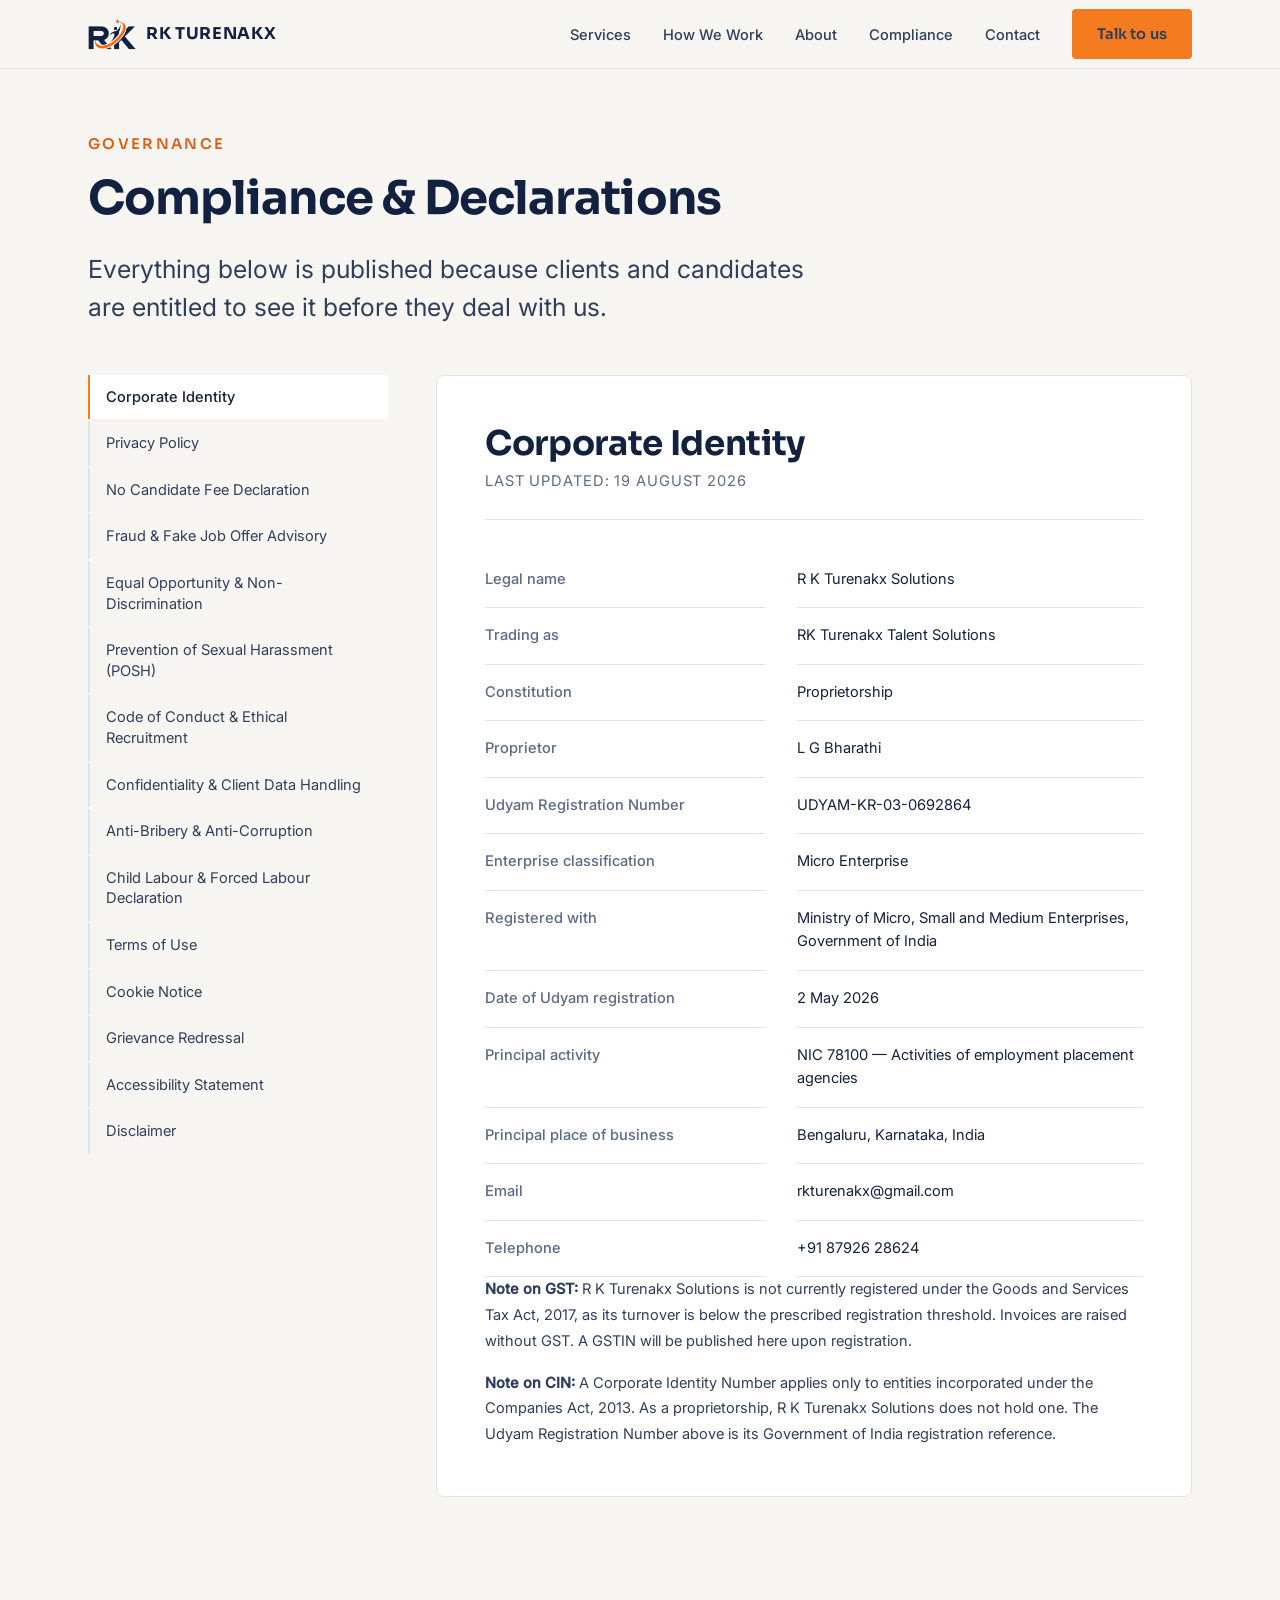
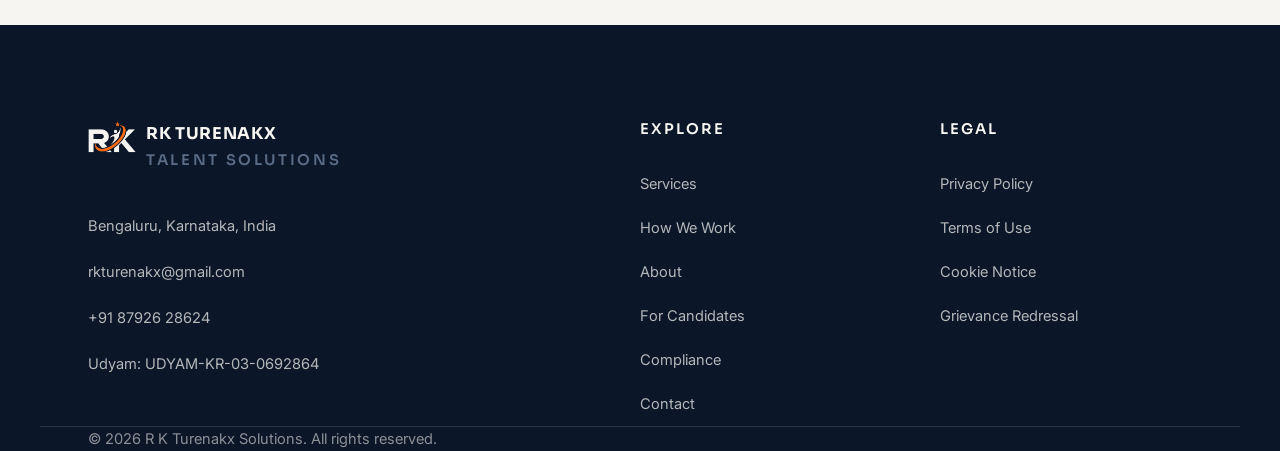
<file: compliance.html>
<!DOCTYPE html>
<html lang="en-IN">
<head>
<meta charset="utf-8">
<meta name="viewport" content="width=device-width, initial-scale=1">
<title>Compliance &amp; Declarations — RK Turenakx Talent Solutions</title>
<meta name="description" content="The policies and declarations of R K Turenakx Solutions: privacy, no candidate fee, fraud advisory, equal opportunity, POSH, code of conduct, confidentiality, anti-bribery, terms of use, cookie notice, grievance redressal, accessibility and disclaimer.">
<link rel="canonical" href="https://rkturenakx.netlify.app/compliance.html">
<link rel="icon" href="favicon.svg" type="image/svg+xml">
<meta name="theme-color" content="#0B1628">
<meta name="robots" content="index, follow">
<link rel="stylesheet" href="styles.css">
</head>
<body class="page-doc">

<a class="skip-link" href="#main">Skip to content</a>

<header class="site-header" id="site-header">
  <div class="shell header-inner">
    <a class="lockup" href="index.html#top" aria-label="RK Turenakx Talent Solutions — home">
      <span class="mark-img" aria-hidden="true">
        <img class="mark-light" src="logo-mark-light.png" alt="" width="48" height="32">
        <img class="mark-navy" src="logo-mark.png" alt="" width="48" height="32">
      </span>
      <span class="wordmark">RK TURENAKX</span>
    </a>

    <nav class="site-nav" id="site-nav" aria-label="Primary">
      <ul>
        <li><a href="index.html#services">Services</a></li>
        <li><a href="index.html#how-we-work">How We Work</a></li>
        <li><a href="index.html#about">About</a></li>
        <li><a href="compliance.html">Compliance</a></li>
        <li><a href="index.html#contact">Contact</a></li>
      </ul>
      <a class="btn btn-primary btn-nav-cta" href="index.html#contact">Talk to us</a>
    </nav>

    <button class="menu-toggle" id="menu-toggle" type="button" aria-expanded="false" aria-controls="mobile-menu">
      <span class="menu-toggle-bars" aria-hidden="true"><span></span><span></span></span>
      <span class="menu-toggle-label">Menu</span>
    </button>
  </div>
</header>

<div class="mobile-menu" id="mobile-menu" hidden>
  <nav aria-label="Mobile">
    <ul>
      <li><a href="index.html#services">Services</a></li>
      <li><a href="index.html#how-we-work">How We Work</a></li>
      <li><a href="index.html#about">About</a></li>
      <li><a href="index.html#candidates">For Candidates</a></li>
      <li><a href="compliance.html">Compliance</a></li>
      <li><a href="index.html#contact">Contact</a></li>
    </ul>
    <a class="btn btn-primary btn-block" href="index.html#contact">Talk to us</a>
  </nav>
</div>


<main id="main">

<!-- ── Compliance ─────────────────────────────────────────── -->
<section class="section" id="compliance" aria-labelledby="compliance-title">
  <div class="shell">
    <div class="section-head reveal">
      <p class="eyebrow">Governance</p>
      <h2 id="compliance-title">Compliance &amp; Declarations</h2>
      <p class="section-intro">Everything below is published because clients and candidates are entitled to see it before they deal with us.</p>
    </div>

    <div class="print-identity" aria-hidden="true">
      <p class="print-brand">RK TURENAKX TALENT SOLUTIONS</p>
      <p>R K Turenakx Solutions · Proprietorship · Proprietor: L G Bharathi · Udyam: UDYAM-KR-03-0692864<br>
      Bengaluru, Karnataka, India · rkturenakx@gmail.com · +91 87926 28624</p>
    </div>

    <div class="tabs">
      <div class="tablist" role="tablist" aria-label="Compliance policies" aria-orientation="vertical">
        <button role="tab" id="tab-corporate-identity" aria-controls="panel-corporate-identity" data-hash="corporate-identity" aria-selected="true" tabindex="0">Corporate Identity</button>
        <button role="tab" id="tab-privacy-policy" aria-controls="panel-privacy-policy" data-hash="privacy-policy" aria-selected="false" tabindex="-1">Privacy Policy</button>
        <button role="tab" id="tab-no-candidate-fee" aria-controls="panel-no-candidate-fee" data-hash="no-candidate-fee" aria-selected="false" tabindex="-1">No Candidate Fee Declaration</button>
        <button role="tab" id="tab-fraud-advisory" aria-controls="panel-fraud-advisory" data-hash="fraud-advisory" aria-selected="false" tabindex="-1">Fraud &amp; Fake Job Offer Advisory</button>
        <button role="tab" id="tab-equal-opportunity" aria-controls="panel-equal-opportunity" data-hash="equal-opportunity" aria-selected="false" tabindex="-1">Equal Opportunity &amp; Non-Discrimination</button>
        <button role="tab" id="tab-posh" aria-controls="panel-posh" data-hash="posh" aria-selected="false" tabindex="-1">Prevention of Sexual Harassment (POSH)</button>
        <button role="tab" id="tab-code-of-conduct" aria-controls="panel-code-of-conduct" data-hash="code-of-conduct" aria-selected="false" tabindex="-1">Code of Conduct &amp; Ethical Recruitment</button>
        <button role="tab" id="tab-confidentiality" aria-controls="panel-confidentiality" data-hash="confidentiality" aria-selected="false" tabindex="-1">Confidentiality &amp; Client Data Handling</button>
        <button role="tab" id="tab-anti-bribery" aria-controls="panel-anti-bribery" data-hash="anti-bribery" aria-selected="false" tabindex="-1">Anti-Bribery &amp; Anti-Corruption</button>
        <button role="tab" id="tab-child-labour" aria-controls="panel-child-labour" data-hash="child-labour" aria-selected="false" tabindex="-1">Child Labour &amp; Forced Labour Declaration</button>
        <button role="tab" id="tab-terms-of-use" aria-controls="panel-terms-of-use" data-hash="terms-of-use" aria-selected="false" tabindex="-1">Terms of Use</button>
        <button role="tab" id="tab-cookie-notice" aria-controls="panel-cookie-notice" data-hash="cookie-notice" aria-selected="false" tabindex="-1">Cookie Notice</button>
        <button role="tab" id="tab-grievance-redressal" aria-controls="panel-grievance-redressal" data-hash="grievance-redressal" aria-selected="false" tabindex="-1">Grievance Redressal</button>
        <button role="tab" id="tab-accessibility-statement" aria-controls="panel-accessibility-statement" data-hash="accessibility-statement" aria-selected="false" tabindex="-1">Accessibility Statement</button>
        <button role="tab" id="tab-disclaimer" aria-controls="panel-disclaimer" data-hash="disclaimer" aria-selected="false" tabindex="-1">Disclaimer</button>
      </div>

      <div class="tabpanels">

        <!-- 1 Corporate Identity -->
        <div class="tabpanel" role="tabpanel" id="panel-corporate-identity" aria-labelledby="tab-corporate-identity" tabindex="0">
          <h3>Corporate Identity</h3>
          <p class="updated">Last updated: 19 August 2026</p>
          <dl class="identity">
            <dt>Legal name</dt><dd>R K Turenakx Solutions</dd>
            <dt>Trading as</dt><dd>RK Turenakx Talent Solutions</dd>
            <dt>Constitution</dt><dd>Proprietorship</dd>
            <dt>Proprietor</dt><dd>L G Bharathi</dd>
            <dt>Udyam Registration Number</dt><dd>UDYAM-KR-03-0692864</dd>
            <dt>Enterprise classification</dt><dd>Micro Enterprise</dd>
            <dt>Registered with</dt><dd>Ministry of Micro, Small and Medium Enterprises, Government of India</dd>
            <dt>Date of Udyam registration</dt><dd>2 May 2026</dd>
            <dt>Principal activity</dt><dd>NIC 78100 — Activities of employment placement agencies</dd>
            <dt>Principal place of business</dt><dd>Bengaluru, Karnataka, India</dd>
            <dt>Email</dt><dd>rkturenakx@gmail.com</dd>
            <dt>Telephone</dt><dd>+91 87926 28624</dd>
          </dl>
          <p><strong>Note on GST:</strong> R K Turenakx Solutions is not currently registered under the Goods and Services Tax Act, 2017, as its turnover is below the prescribed registration threshold. Invoices are raised without GST. A GSTIN will be published here upon registration.</p>
          <p><strong>Note on CIN:</strong> A Corporate Identity Number applies only to entities incorporated under the Companies Act, 2013. As a proprietorship, R K Turenakx Solutions does not hold one. The Udyam Registration Number above is its Government of India registration reference.</p>
        </div>

        <!-- 2 Privacy Policy -->
        <div class="tabpanel" role="tabpanel" id="panel-privacy-policy" aria-labelledby="tab-privacy-policy" tabindex="0" hidden>
          <h3>Privacy Policy</h3>
          <p class="updated">Last updated: 19 August 2026</p>
          <p>R K Turenakx Solutions, trading as RK Turenakx Talent Solutions ("we", "us", "our"), operates as a recruitment and talent acquisition services provider. This policy explains what personal data we collect, why we collect it, how we use and protect it, how long we keep it, and the rights available to you.</p>
          <p>We act as a Data Fiduciary under the Digital Personal Data Protection Act, 2023 and the Digital Personal Data Protection Rules, 2025. Where you share personal data with us, you are a Data Principal under that Act.</p>

          <h4>Who this policy applies to</h4>
          <ul>
            <li><strong>Candidates</strong> — individuals who share a CV or professional details with us, whether through our website, by email, or through any other channel</li>
            <li><strong>Clients</strong> — organisations engaging our recruitment services, and their representatives</li>
            <li><strong>Website visitors</strong> — anyone browsing this website</li>
          </ul>

          <h4>What we collect from candidates</h4>
          <p>Through our enquiry form, we collect: name; email address; telephone number; LinkedIn profile URL (optional); current industry; current role or designation; current annual compensation; expected annual compensation; notice period; preferred work locations; preferred industry; and your curriculum vitae, uploaded or emailed by you.</p>
          <p>We do <strong>not</strong> ask you for, and you should not send us, government-issued identity documents such as Aadhaar, PAN, passport or driving licence at the enquiry stage. We do not require a photograph. We do not ask for your residential address.</p>
          <p><strong>About your CV.</strong> A CV is a document you author and control. It may contain information we have not asked for — date of birth, address, photograph, marital status, family details, or identity numbers. We do not require any of these and we do not use them in assessing your suitability for a role. You are free to remove them before sending your CV to us, and we encourage you to share only what you are comfortable sharing.</p>

          <h4>What we collect from clients</h4>
          <p>Business contact details of your representatives (name, designation, official email, telephone), and the role requirements, compensation ranges, and hiring process information you share with us for the purpose of the mandate.</p>

          <h4>What we collect from website visitors</h4>
          <p>Nothing. This website does not use analytics tools, advertising pixels, tracking scripts, or third-party profiling services of any kind. No cookies are set for tracking, analytics, or advertising. See the Cookie Notice.</p>

          <h4>Why we process your data, and on what basis</h4>
          <p>We process candidate personal data on the basis of your <strong>consent</strong>, given when you submit our form or send us your CV, for the following purposes and no others:</p>
          <ul>
            <li>To assess your suitability against roles we are mandated to fill</li>
            <li>To contact you regarding relevant opportunities</li>
            <li>To discuss a specific role with you, including compensation, location and process</li>
            <li>To share your profile with a prospective employer, <strong>after</strong> you have agreed to that specific role</li>
            <li>To coordinate interview scheduling between you and the prospective employer</li>
            <li>To assist you in assembling documents required for onboarding</li>
            <li>To maintain records of our recruitment activity as required for our own operations</li>
          </ul>
          <p>We process client data on the basis of the contractual relationship between us, for the purpose of delivering the recruitment services engaged.</p>
          <p>We do not use your personal data for advertising, profiling, automated decision-making, or any purpose unconnected with recruitment. We do not sell your personal data. We do not share it for commercial gain.</p>

          <h4>Our consent-before-sharing commitment</h4>
          <p><strong>We do not send your CV or profile to any employer without first speaking with you about that specific role and obtaining your agreement.</strong></p>
          <p>Our process is: we receive a mandate from a client; we identify potentially suitable candidates; we contact each candidate individually to explain the role, the organisation, the compensation and the process; we confirm your interest and your expectations; and only then do we share your profile with that client.</p>
          <p>Your CV is never circulated speculatively, never sent to multiple employers at once without your knowledge, and never uploaded to job boards or shared with other recruitment agencies.</p>
          <p>If you decline a role, we do not share your profile for it. Your decision has no effect on our willingness to consider you for other opportunities.</p>

          <h4>Who we share your data with</h4>
          <ul>
            <li><strong>Prospective employers</strong>, on the consent basis described above, and only the specific employer you have agreed to</li>
            <li><strong>Background verification agencies</strong>, only in the specific circumstance described below</li>
            <li><strong>Service providers</strong> who host our systems, described below</li>
          </ul>
          <p>We do not share your data with anyone else. We do not share it with other recruitment agencies, data brokers, marketing firms, or job aggregators.</p>

          <h4>Background verification</h4>
          <p>Background verification is ordinarily conducted by the employer, either directly or through a verification agency of their choosing. In that case we are not involved in the process and do not receive your verification data.</p>
          <p>Where a client specifically requests that we arrange verification, we will inform you before any verification is initiated; tell you which agency will conduct it; obtain your separate, explicit consent before sharing your data with that agency; and share the process and its scope with the client so that it is transparent to all parties.</p>
          <p>We will not initiate a background check on you without your knowledge.</p>

          <h4>Where your data is stored, and cross-border processing</h4>
          <p>Your data is held in email and cloud storage services provided by Google LLC (Gmail and Google Drive), used under standard terms as our business systems.</p>
          <p><strong>These are global services, and data held in them may be stored or processed on servers located outside India.</strong> We state this plainly because you are entitled to know it. Such transfers are permitted under Section 16 of the Digital Personal Data Protection Act, 2023, which allows transfer of personal data outside India except to territories specifically restricted by the Central Government.</p>
          <p>Our clients and our candidates are located in India. Our commercial activity is conducted entirely within India. We do not place candidates with employers outside India, and we do not represent candidates located outside India.</p>

          <h4>How long we keep your data</h4>
          <p><strong>We retain candidate personal data, including CVs, for twelve (12) months from the date of your last interaction with us.</strong> At the end of that period, your data is deleted.</p>
          <p>If you contact us during that period — by applying for a role, responding to us, or sending an updated CV — the twelve-month period restarts from that interaction.</p>
          <p>You may ask us to delete your data at any time before the twelve months expire, and we will do so. You may equally ask us to retain it beyond twelve months if you would like to remain on our records, and we will honour that request.</p>
          <p>Client and commercial records are retained for the period required under applicable tax and contractual law.</p>

          <h4>Your rights</h4>
          <p>Under the Digital Personal Data Protection Act, 2023, you have the right to:</p>
          <ul>
            <li><strong>Access</strong> — obtain a summary of the personal data we hold about you and how it is being processed</li>
            <li><strong>Correction</strong> — have inaccurate or incomplete data corrected, completed, or updated</li>
            <li><strong>Erasure</strong> — have your personal data deleted, subject only to any legal requirement on us to retain it</li>
            <li><strong>Withdraw consent</strong> — withdraw your consent at any time, as easily as it was given. Withdrawal does not affect processing carried out before withdrawal.</li>
            <li><strong>Grievance redressal</strong> — raise a complaint with us about how your data is handled, and receive a response</li>
            <li><strong>Nominate</strong> — nominate another individual to exercise these rights on your behalf in the event of your death or incapacity</li>
          </ul>
          <p>To exercise any of these rights, write to <strong>rkturenakx@gmail.com</strong> with the subject line <em>"Data Request"</em>. We will acknowledge within three (3) working days and respond substantively within thirty (30) days. There is no charge for exercising any of these rights.</p>

          <h4>How we protect your data</h4>
          <p>We apply reasonable security safeguards proportionate to the scale of our operations: access to candidate data is restricted to the proprietor alone; accounts holding personal data are protected by strong passwords and two-factor authentication; data is not stored on shared, public, or unsecured devices; data is not transmitted over unsecured channels; and data no longer required is deleted in accordance with the retention period above.</p>
          <p>No system can be guaranteed absolutely secure. In the event of a personal data breach affecting your data, we will notify you and the Data Protection Board of India as required under the Act and Rules.</p>

          <h4>Children's data</h4>
          <p>Our services are directed at individuals seeking professional employment. We do not knowingly collect the personal data of any person under 18 years of age. If we learn that we hold such data, we will delete it. We do not process children's data for tracking, behavioural monitoring, or advertising.</p>

          <h4>Changes to this policy</h4>
          <p>We may update this policy from time to time. The effective date will change when we do. Material changes affecting how we use data already held will be notified to affected individuals by email.</p>

          <h4>Contact</h4>
          <p>R K Turenakx Solutions · Bengaluru, Karnataka, India · rkturenakx@gmail.com · +91 87926 28624</p>
        </div>

        <!-- 3 No Candidate Fee -->
        <div class="tabpanel" role="tabpanel" id="panel-no-candidate-fee" aria-labelledby="tab-no-candidate-fee" tabindex="0" hidden>
          <h3>No Candidate Fee Declaration</h3>
          <p class="updated">Last updated: 19 August 2026</p>
          <p><strong>RK Turenakx Talent Solutions does not charge candidates any fee, at any stage, for any reason.</strong></p>
          <p>We are paid by the organisations that engage us to hire. Our services are, and will always remain, entirely free of cost to candidates.</p>
          <p>We will never ask you for:</p>
          <ul>
            <li>A registration, listing, or profile fee</li>
            <li>A placement, success, or commission fee on your salary</li>
            <li>A fee for interview scheduling, coordination, or arrangement</li>
            <li>A fee for CV writing, formatting, review, or "profile enhancement"</li>
            <li>A fee for training, certification, or assessment as a condition of consideration</li>
            <li>A refundable deposit, security amount, or advance of any kind</li>
            <li>Payment for background verification or document processing</li>
            <li>Payment through UPI, bank transfer, wallet, gift card, cryptocurrency, or cash</li>
          </ul>
          <p><strong>If anyone claiming to represent us asks you for money, it is fraudulent.</strong> Do not pay. Report it to rkturenakx@gmail.com.</p>
          <p>This declaration applies to every service we offer and every role we recruit for, without exception.</p>
        </div>

        <!-- 4 Fraud advisory -->
        <div class="tabpanel" role="tabpanel" id="panel-fraud-advisory" aria-labelledby="tab-fraud-advisory" tabindex="0" hidden>
          <h3>Fraud &amp; Fake Job Offer Advisory</h3>
          <p class="updated">Last updated: 19 August 2026</p>
          <p>Recruitment is a frequent target of fraud in India. Please read this before responding to any communication that appears to come from us.</p>
          <p><strong>How we actually operate:</strong></p>
          <ul>
            <li>We contact candidates from <strong>rkturenakx@gmail.com</strong> and from <strong>+91 87926 28624</strong></li>
            <li>We never demand payment of any kind, at any stage</li>
            <li>We never issue an offer letter ourselves — offer letters come from the employer</li>
            <li>We never ask for your bank account details, UPI ID, card details, OTP, or passwords</li>
            <li>We never ask you to install remote access, screen sharing, or trading applications</li>
            <li>We never conduct recruitment exclusively over WhatsApp or Telegram without a verifiable email and telephone conversation</li>
            <li>We never guarantee a job in exchange for payment</li>
          </ul>
          <p><strong>Warning signs of a fraudulent offer:</strong></p>
          <ul>
            <li>A demand for a registration fee, security deposit, or "refundable" amount</li>
            <li>An offer letter received without any interview</li>
            <li>Pressure to pay or decide within hours</li>
            <li>Communication only from free email domains that misspell our name</li>
            <li>Requests for Aadhaar, PAN, or bank details before any employer conversation</li>
            <li>Compensation that is implausibly high for the role described</li>
            <li>Grammatical errors and inconsistent company details in official-looking documents</li>
          </ul>
          <p><strong>If you suspect fraud using our name:</strong> stop communicating, do not pay, preserve the messages, and email the details to <strong>rkturenakx@gmail.com</strong>. We will confirm whether the communication is genuine and assist you in reporting it.</p>
          <p>Fraud may also be reported to the National Cyber Crime Reporting Portal at <strong>cybercrime.gov.in</strong>, or by calling the national cyber crime helpline on <strong>1930</strong>.</p>
          <p>R K Turenakx Solutions accepts no liability for losses arising from dealings with any person falsely representing themselves as associated with us. We will cooperate fully with any lawful investigation.</p>
        </div>

        <!-- 5 Equal Opportunity -->
        <div class="tabpanel" role="tabpanel" id="panel-equal-opportunity" aria-labelledby="tab-equal-opportunity" tabindex="0" hidden>
          <h3>Equal Opportunity &amp; Non-Discrimination</h3>
          <p class="updated">Last updated: 19 August 2026</p>
          <p>RK Turenakx Talent Solutions assesses every candidate solely on professional merit: skills, experience, qualifications, and suitability for the role.</p>
          <p><strong>We do not discriminate, and we do not screen candidates on the basis of:</strong> gender · gender identity or expression · sexual orientation · religion · caste · race or ethnicity · place of birth or domicile · language · marital status · pregnancy or family responsibilities · disability · age · HIV status or medical condition unrelated to the role · political affiliation · economic or social background.</p>
          <p><strong>Our commitments:</strong></p>
          <ul>
            <li>We do not ask candidates about caste, religion, or marital status</li>
            <li>We assess candidates against the role's stated requirements, and nothing else</li>
            <li>We encourage clients to define requirements in terms of skills and outcomes rather than demographic preferences</li>
            <li><strong>We will decline a mandate that requires us to screen or exclude candidates on any discriminatory basis.</strong> This is not negotiable, regardless of the commercial value of the mandate.</li>
            <li>We support the employment of persons with disabilities, consistent with the Rights of Persons with Disabilities Act, 2016, and will work with candidates and clients on reasonable accommodation</li>
          </ul>
          <p>Where a role has a genuine occupational requirement recognised in law, we will state it openly to candidates rather than apply it silently.</p>
          <p>If you believe you have been treated unfairly by us, write to <strong>rkturenakx@gmail.com</strong>. Every complaint is investigated.</p>
        </div>

        <!-- 6 POSH -->
        <div class="tabpanel" role="tabpanel" id="panel-posh" aria-labelledby="tab-posh" tabindex="0" hidden>
          <h3>Prevention of Sexual Harassment (POSH)</h3>
          <p class="updated">Last updated: 19 August 2026</p>
          <p>RK Turenakx Talent Solutions maintains a position of zero tolerance towards sexual harassment, in any form, by or against any person we deal with — candidates, client representatives, associates, or vendors.</p>
          <p><strong>Current status.</strong> R K Turenakx Solutions is a proprietorship with fewer than ten persons engaged. The obligation to constitute an Internal Committee under Section 4 of the Sexual Harassment of Women at Workplace (Prevention, Prohibition and Redressal) Act, 2013 applies to workplaces engaging ten or more persons, and therefore does not presently apply to us.</p>
          <p><strong>This does not reduce our commitment.</strong> We undertake that any complaint of sexual harassment brought to us will be taken seriously, treated confidentially, and acted upon; that we will assist any complainant in approaching the appropriate forum available to them under the Act; that we will not retaliate against, blacklist, or deprioritise any person for raising a complaint in good faith; that we will not knowingly place a candidate with an organisation we have credible reason to believe is unsafe; and that <strong>we will constitute an Internal Committee in full compliance with the Act immediately upon engaging ten or more persons</strong>, and will publish that fact here.</p>
          <p>Complaints or concerns may be raised in confidence with the proprietor at <strong>rkturenakx@gmail.com</strong>.</p>
        </div>

        <!-- 7 Code of Conduct -->
        <div class="tabpanel" role="tabpanel" id="panel-code-of-conduct" aria-labelledby="tab-code-of-conduct" tabindex="0" hidden>
          <h3>Code of Conduct &amp; Ethical Recruitment</h3>
          <p class="updated">Last updated: 19 August 2026</p>
          <p>These are the standards we hold ourselves to. They are commitments, not aspirations.</p>
          <h4>Towards candidates</h4>
          <ol>
            <li>We never charge a fee.</li>
            <li>We never share your profile without your role-specific consent.</li>
            <li>We describe roles accurately, including compensation, location, work arrangement, and any known difficulty. We do not oversell a role to fill it.</li>
            <li>We tell you who the employer is before you agree to be submitted. We do not ask you to interview blind.</li>
            <li>We do not pressure you to accept an offer, resign from a role, or decline a competing offer.</li>
            <li>We keep your job search confidential. We do not contact your current employer, your references, or your colleagues without your permission.</li>
            <li>We tell you where you stand, including when the answer is no. Silence is not an acceptable outcome.</li>
            <li>We do not manipulate your CV. Any formatting change is cosmetic; we do not alter dates, titles, employers, or compensation figures.</li>
          </ol>
          <h4>Towards clients</h4>
          <ol start="9">
            <li>We present candidates honestly, including the reservations. We do not conceal known gaps to close a placement.</li>
            <li>We do not submit a candidate we have not personally spoken with.</li>
            <li>We do not submit the same candidate through multiple channels to inflate a fee.</li>
            <li>We hold your role requirements, compensation data, and hiring plans in confidence.</li>
            <li>We do not solicit candidates we have placed with you, and we do not use a client engagement as a source of candidates for another client.</li>
            <li>We decline mandates we are not equipped to deliver, rather than accept and underperform.</li>
            <li>We do not guarantee outcomes we cannot control.</li>
          </ol>
          <h4>Towards the law</h4>
          <ol start="16">
            <li>We comply with applicable labour, data protection, and commercial law.</li>
            <li>We do not deal in forged documents, fabricated experience, or falsified credentials. A candidate found to have submitted forged documents through us will not be represented by us again, and the client will be informed.</li>
            <li>We do not offer or accept bribes, kickbacks, or inducements.</li>
          </ol>
        </div>

        <!-- 8 Confidentiality -->
        <div class="tabpanel" role="tabpanel" id="panel-confidentiality" aria-labelledby="tab-confidentiality" tabindex="0" hidden>
          <h3>Confidentiality &amp; Client Data Handling</h3>
          <p class="updated">Last updated: 19 August 2026</p>
          <p>Information shared with us by clients — role requirements, organisational structure, compensation bands, hiring plans, budgets, internal challenges, and commercial terms — is treated as confidential.</p>
          <p><strong>We undertake that:</strong></p>
          <ul>
            <li>Client information is used solely for delivering the engaged mandate</li>
            <li>Client information is not disclosed to other clients, competitors, or third parties</li>
            <li>Compensation data and hiring plans are not used to benchmark or advise competitors</li>
            <li>Candidates are told what they need to know about a role, and no more</li>
            <li>Confidentiality obligations survive the end of an engagement</li>
            <li>We will sign a Non-Disclosure Agreement on request, at no cost, before commercial discussions begin</li>
            <li>Where a client's own confidentiality or data processing terms are stricter than ours, the stricter terms apply</li>
          </ul>
          <p>Access to all client information is restricted to the proprietor.</p>
        </div>

        <!-- 9 Anti-Bribery -->
        <div class="tabpanel" role="tabpanel" id="panel-anti-bribery" aria-labelledby="tab-anti-bribery" tabindex="0" hidden>
          <h3>Anti-Bribery &amp; Anti-Corruption</h3>
          <p class="updated">Last updated: 19 August 2026</p>
          <p>R K Turenakx Solutions conducts business honestly. We comply with the Prevention of Corruption Act, 1988 and all other applicable anti-corruption law.</p>
          <p><strong>We do not:</strong> offer, pay, or accept bribes, kickbacks, secret commissions, or facilitation payments; make payments to any client employee, hiring manager, or decision-maker to secure or retain business; accept payment from a candidate to influence their selection; offer gifts, hospitality, or entertainment intended to improperly influence a decision; or make political donations on behalf of the business.</p>
          <p><strong>We will:</strong> decline any engagement conditioned on an improper payment; report solicitation of a bribe to the client's management; and invoice transparently, with fees agreed in writing in advance and no undisclosed charges.</p>
          <p>Concerns may be reported in confidence to <strong>rkturenakx@gmail.com</strong>. We will not retaliate against anyone reporting in good faith.</p>
        </div>

        <!-- 10 Child & Forced Labour -->
        <div class="tabpanel" role="tabpanel" id="panel-child-labour" aria-labelledby="tab-child-labour" tabindex="0" hidden>
          <h3>Child Labour &amp; Forced Labour Declaration</h3>
          <p class="updated">Last updated: 19 August 2026</p>
          <p>R K Turenakx Solutions recruits exclusively for professional roles in the information technology sector, and represents only candidates legally eligible to work in India.</p>
          <p><strong>We declare that:</strong></p>
          <ul>
            <li>We do not recruit, represent, or place any person below 18 years of age</li>
            <li>We do not engage in, facilitate, or tolerate forced labour, bonded labour, indentured labour, or trafficking in any form</li>
            <li>We do not retain any candidate's original identity documents, educational certificates, or passport, and we do not permit their retention as a condition of employment</li>
            <li>We do not charge recruitment fees to candidates, in line with the ILO principle that the cost of recruitment should not be borne by the worker</li>
            <li>Every candidate is free to accept or decline any opportunity without penalty</li>
            <li>Every candidate is free to withdraw from any process at any stage</li>
            <li>We do not place candidates in employment outside India</li>
          </ul>
          <p>This declaration is made in support of the Child Labour (Prohibition and Regulation) Act, 1986 as amended, the Bonded Labour System (Abolition) Act, 1976, and applicable international responsible recruitment standards.</p>
        </div>

        <!-- 11 Terms of Use -->
        <div class="tabpanel" role="tabpanel" id="panel-terms-of-use" aria-labelledby="tab-terms-of-use" tabindex="0" hidden>
          <h3>Terms of Use</h3>
          <p class="updated">Last updated: 19 August 2026</p>
          <p>By accessing this website you agree to these terms. If you do not agree, please do not use the site.</p>
          <p><strong>About this website.</strong> This site is owned and operated by R K Turenakx Solutions, a proprietorship registered under Udyam Registration Number UDYAM-KR-03-0692864, having its principal place of business in Bengaluru, Karnataka, India.</p>
          <p><strong>Purpose.</strong> This website provides information about our recruitment services and a means of contacting us. It is not a job board, does not list vacancies, and does not provide an account, login, or application-tracking facility.</p>
          <p><strong>No offer or contract.</strong> Nothing on this website constitutes an offer of employment, a guarantee of placement, or a binding commercial offer. Submitting an enquiry creates no obligation on either party. Commercial engagements are governed by a separately executed written agreement.</p>
          <p><strong>Accuracy of information you provide.</strong> You agree that information you submit is true, accurate, and your own. Submitting false credentials, fabricated experience, or another person's CV without authorisation is a misuse of this service, and we may decline to represent you and inform affected parties.</p>
          <p><strong>Acceptable use.</strong> You may not use this website to transmit unlawful, defamatory, obscene, or malicious content; to attempt unauthorised access to our systems; to scrape, harvest, or automate collection of content; to introduce malware; to submit bulk or automated form submissions; or to impersonate any person or entity.</p>
          <p><strong>Intellectual property.</strong> The RK Turenakx name, logo, wordmark, and the design, text, and code of this website are the property of R K Turenakx Solutions. You may not reproduce, distribute, or create derivative works from them without written permission. You retain all rights in your CV and the content you submit; you grant us permission to use it only for the purposes set out in the Privacy Policy.</p>
          <p><strong>External links.</strong> Where we link to third-party websites, we do not control and are not responsible for their content, availability, or privacy practices.</p>
          <p><strong>Availability.</strong> We provide this website on an "as available" basis. We do not warrant uninterrupted or error-free access and may modify, suspend, or discontinue it without notice.</p>
          <p><strong>Limitation of liability.</strong> To the maximum extent permitted by law, R K Turenakx Solutions is not liable for any indirect, incidental, consequential, or special loss, or for loss of profit, opportunity, employment, or data, arising from use of this website or reliance on its content. Nothing in these terms excludes liability that cannot lawfully be excluded.</p>
          <p><strong>Governing law and jurisdiction.</strong> These terms are governed by the laws of India. The courts at Bengaluru, Karnataka shall have exclusive jurisdiction over any dispute.</p>
          <p><strong>Changes.</strong> We may amend these terms at any time. The effective date will change. Continued use after amendment constitutes acceptance.</p>
        </div>

        <!-- 12 Cookie Notice -->
        <div class="tabpanel" role="tabpanel" id="panel-cookie-notice" aria-labelledby="tab-cookie-notice" tabindex="0" hidden>
          <h3>Cookie Notice</h3>
          <p class="updated">Last updated: 19 August 2026</p>
          <p><strong>This website does not use tracking cookies.</strong></p>
          <p>We do not use Google Analytics, Meta Pixel, advertising networks, session recording, heatmapping, remarketing tags, or third-party profiling services of any kind. We do not build a profile of your browsing, and we do not share visitor data with anyone.</p>
          <p><strong>What the site does use:</strong> strictly necessary technical storage required for the page to function and to remember your interface preferences during your visit. This does not identify you and is not shared.</p>
          <p><strong>Fonts and assets</strong> are served from this website's own domain rather than a third-party content delivery network, so browsing this site does not disclose your visit to an external provider.</p>
          <p>Because we set no tracking or advertising cookies, there is no consent banner on this site. There is nothing for you to opt out of.</p>
          <p>If we introduce analytics in future, this notice will be updated, a consent mechanism will be provided before any such cookie is set, and the effective date will change.</p>
        </div>

        <!-- 13 Grievance Redressal -->
        <div class="tabpanel" role="tabpanel" id="panel-grievance-redressal" aria-labelledby="tab-grievance-redressal" tabindex="0" hidden>
          <h3>Grievance Redressal</h3>
          <p class="updated">Last updated: 19 August 2026</p>
          <p>We take complaints seriously, whether from candidates, clients, or visitors.</p>
          <p><strong>Grievance Officer</strong><br>
          L G Bharathi, Proprietor<br>
          R K Turenakx Solutions<br>
          Bengaluru, Karnataka, India<br>
          Email: <strong>rkturenakx@gmail.com</strong> · Telephone: <strong>+91 87926 28624</strong></p>
          <p><strong>How to raise a grievance.</strong> Email the Grievance Officer with the subject line <em>"Grievance"</em>. Include your name, contact details, a description of the issue, relevant dates, and what outcome you are seeking.</p>
          <p><strong>What happens next.</strong> We acknowledge receipt within 3 working days, and provide a substantive response within 30 days. Data protection grievances are answered within 30 days, in accordance with the Digital Personal Data Protection Act, 2023.</p>
          <p><strong>Escalation.</strong> If you are not satisfied with our response to a grievance concerning your personal data, you may approach the <strong>Data Protection Board of India</strong>, established under the Digital Personal Data Protection Act, 2023.</p>
          <p><strong>Cost.</strong> There is no charge for raising a grievance.</p>
          <p><strong>Non-retaliation.</strong> We will not penalise, blacklist, or deprioritise any candidate or client for raising a complaint in good faith.</p>
        </div>

        <!-- 14 Accessibility -->
        <div class="tabpanel" role="tabpanel" id="panel-accessibility-statement" aria-labelledby="tab-accessibility-statement" tabindex="0" hidden>
          <h3>Accessibility Statement</h3>
          <p class="updated">Last updated: 19 August 2026</p>
          <p>We want this website to be usable by everyone, including people using screen readers, keyboard navigation, magnification, or other assistive technology.</p>
          <p><strong>What we have done:</strong> semantic HTML structure with correct heading hierarchy and landmark regions; all functionality operable by keyboard, with a visible focus indicator; text colour contrast meeting WCAG 2.1 Level AA; descriptive alternative text on all meaningful images; form fields with correctly associated labels and clearly described errors; animation and 3D effects fully disabled when the operating system's "reduce motion" setting is enabled; text that reflows and remains readable when zoomed to 200%; and no content that flashes or auto-plays.</p>
          <p><strong>Our commitment.</strong> We aim to meet WCAG 2.1 Level AA. Accessibility is ongoing work, and we do not claim the site is perfect.</p>
          <p><strong>Tell us about a problem.</strong> If any part of this site is difficult or impossible for you to use, email <strong>rkturenakx@gmail.com</strong> with the subject <em>"Accessibility"</em>. We will respond within 3 working days and will provide the information you need in an alternative format while we fix the issue.</p>
          <p>We support the objectives of the Rights of Persons with Disabilities Act, 2016.</p>
        </div>

        <!-- 15 Disclaimer -->
        <div class="tabpanel" role="tabpanel" id="panel-disclaimer" aria-labelledby="tab-disclaimer" tabindex="0" hidden>
          <h3>Disclaimer</h3>
          <p class="updated">Last updated: 19 August 2026</p>
          <p><strong>Please read this. It sets out plainly what we do and do not promise.</strong></p>
          <p><strong>No guarantee of employment.</strong> We do not guarantee that any candidate will be placed, shortlisted, interviewed, or offered a role. Hiring decisions rest entirely with the employer. Our service is provided on a best-efforts basis. Registering with us, submitting a CV, or being represented for a role creates no entitlement to employment.</p>
          <p><strong>No guarantee of timelines.</strong> We do not commit to a timeframe within which a candidate will be placed or a role filled. Recruitment timelines depend on factors outside our control.</p>
          <p><strong>No guarantee of response.</strong> We receive more CVs than we have suitable roles for. We aim to respond to every candidate we take forward, but we cannot guarantee an individual response to every submission.</p>
          <p><strong>We are not the employer.</strong> Where a candidate is placed, the employment relationship is exclusively between the candidate and the employer. We are not the employer and are not the employer of record.</p>
          <p><strong>We do not handle payroll.</strong> Salary, statutory contributions including Provident Fund and ESI, professional tax, income tax deduction, leave, benefits, insurance, workplace conditions, performance management, and termination are entirely the employer's responsibility. This applies equally to permanent, contract, and temporary placements arranged by us. We do not operate as a staffing or payrolling company and do not place candidates on our own payroll.</p>
          <p><strong>Employer conduct.</strong> We are not responsible for an employer's conduct, working conditions, culture, financial stability, or adherence to the terms it offers. We share what we know honestly, but we do not warrant it.</p>
          <p><strong>Accuracy of candidate information.</strong> Candidate details are provided by candidates. We verify what we reasonably can, but we do not warrant the accuracy of any candidate's representations. Background verification is the employer's process.</p>
          <p><strong>Website content.</strong> Information on this website is general and provided for information only. It is not legal, financial, tax, or career advice. We make no warranty that it is complete, accurate, or current.</p>
          <p><strong>Third parties.</strong> We are not responsible for content, services, or conduct of any third-party website, verification agency, or service provider referenced here.</p>
          <p><strong>Fraud.</strong> We are not liable for loss arising from dealings with persons falsely representing themselves as associated with us.</p>
          <p><strong>Governing law.</strong> This disclaimer is governed by the laws of India, subject to the exclusive jurisdiction of the courts at Bengaluru, Karnataka.</p>
        </div>

      </div>
    </div>
  </div>
</section>

</main>

<footer class="site-footer" aria-labelledby="footer-title">
  <h2 class="sr-only" id="footer-title">Site information</h2>
  <div class="shell footer-grid">
    <div class="footer-brand">
      <div class="footer-lockup">
        <span class="mark-img" aria-hidden="true">
          <img class="mark-light" src="logo-mark-light.png" alt="" width="48" height="32">
        </span>
        <span>
          <span class="wordmark">RK TURENAKX</span>
          <span class="sub-wordmark">TALENT SOLUTIONS</span>
        </span>
      </div>
      <ul class="footer-facts">
        <li>Bengaluru, Karnataka, India</li>
        <li><a href="mailto:rkturenakx@gmail.com">rkturenakx@gmail.com</a></li>
        <li><a href="tel:+918792628624">+91 87926 28624</a></li>
        <li>Udyam: UDYAM-KR-03-0692864</li>
      </ul>
      <a class="social-link is-hidden" id="linkedin-footer" href="#" aria-label="LinkedIn">
        <svg viewBox="0 0 24 24" width="20" height="20" aria-hidden="true" focusable="false"><path d="M4.98 3.5a2.5 2.5 0 1 1 0 5 2.5 2.5 0 0 1 0-5zM3 9h4v12H3zM10 9h3.8v1.7h.05c.53-.95 1.82-1.95 3.75-1.95C21.3 8.75 22 11 22 14v7h-4v-6.2c0-1.5-.53-2.5-1.85-2.5-1.1 0-1.75.74-2.04 1.45-.1.25-.13.6-.13.96V21h-4z" fill="currentColor"></path></svg>
      </a>
    </div>

    <nav class="footer-col" aria-label="Sections">
      <h3>Explore</h3>
      <ul>
        <li><a href="index.html#services">Services</a></li>
        <li><a href="index.html#how-we-work">How We Work</a></li>
        <li><a href="index.html#about">About</a></li>
        <li><a href="index.html#candidates">For Candidates</a></li>
        <li><a href="compliance.html">Compliance</a></li>
        <li><a href="index.html#contact">Contact</a></li>
      </ul>
    </nav>

    <nav class="footer-col" aria-label="Legal">
      <h3>Legal</h3>
      <ul>
        <li><a href="#privacy-policy">Privacy Policy</a></li>
        <li><a href="#terms-of-use">Terms of Use</a></li>
        <li><a href="#cookie-notice">Cookie Notice</a></li>
        <li><a href="#grievance-redressal">Grievance Redressal</a></li>
      </ul>
    </nav>
  </div>
  <div class="shell footer-bottom">
    <p>© 2026 R K Turenakx Solutions. All rights reserved.</p>
  </div>
</footer>

<script src="main.js" defer></script>
</body>

<script src="main.js" defer></script>
</body>
</html>
</file>
<file: styles.css>
/* RK Turenakx Talent Solutions — styles.css
   Design tokens per specification Section 3. Every colour and type value lives here. */

/* ── Fonts (self-hosted; drop the woff2 files into /fonts/) ─────────────── */
@font-face {
  font-family: 'Sora';
  src: url('fonts/Sora-600.woff2') format('woff2');
  font-weight: 600;
  font-style: normal;
  font-display: swap;
}
@font-face {
  font-family: 'Sora';
  src: url('fonts/Sora-700.woff2') format('woff2');
  font-weight: 700;
  font-style: normal;
  font-display: swap;
}
@font-face {
  font-family: 'Inter';
  src: url('fonts/Inter-400.woff2') format('woff2');
  font-weight: 400;
  font-style: normal;
  font-display: swap;
}
@font-face {
  font-family: 'Inter';
  src: url('fonts/Inter-500.woff2') format('woff2');
  font-weight: 500;
  font-style: normal;
  font-display: swap;
}

/* ── Tokens ─────────────────────────────────────────────────────────────── */
:root {
  --ink:          #12213F;
  --ink-deep:     #0B1628;
  --slate:        #2E3F5C;
  --slate-soft:   #5A6B85;
  --ember:        #F47B20;
  --ember-deep:   #D9631A;
  --ember-glow:   #FF9548;
  --bone:         #F7F5F1;
  --bone-pure:    #FFFFFF;
  --mist:         #DFE3EA;
  --mist-deep:    #C3CBD8;
  --ink-lift:     #16274A;  /* third stop of the hero gradient */

  --font-head: 'Sora', 'Segoe UI', system-ui, -apple-system, sans-serif;
  --font-body: 'Inter', system-ui, -apple-system, 'Segoe UI', sans-serif;

  --step--1: clamp(0.83rem, 0.80rem + 0.15vw, 0.92rem);
  --step-0:  clamp(1.00rem, 0.95rem + 0.25vw, 1.13rem);
  --step-1:  clamp(1.25rem, 1.15rem + 0.50vw, 1.55rem);
  --step-2:  clamp(1.56rem, 1.35rem + 1.05vw, 2.13rem);
  --step-3:  clamp(1.95rem, 1.60rem + 1.75vw, 2.91rem);
  --step-4:  clamp(2.44rem, 1.85rem + 2.95vw, 4.00rem);

  --s1: 8px;  --s2: 16px; --s3: 24px; --s4: 32px;
  --s5: 48px; --s6: 64px; --s7: 96px; --s8: 128px;

  --r-sm: 4px;
  --r-md: 8px;

  --shadow: 0 1px 3px rgba(18, 33, 63, 0.08);
  --ease: cubic-bezier(0.16, 1, 0.3, 1);
  --header-h: 68px;
}

/* ── Base ───────────────────────────────────────────────────────────────── */
*, *::before, *::after { box-sizing: border-box; }

html {
  scroll-behavior: smooth;
  scroll-padding-top: calc(var(--header-h) + 16px);
  -webkit-text-size-adjust: 100%;
}

body {
  margin: 0;
  background: var(--bone);
  color: var(--slate);
  font-family: var(--font-body);
  font-size: var(--step-0);
  font-weight: 400;
  line-height: 1.65;
  overflow-x: hidden;
  -webkit-font-smoothing: antialiased;
}

h1, h2, h3, h4 {
  font-family: var(--font-head);
  font-weight: 700;
  color: var(--ink);
  line-height: 1.15;
  margin: 0;
  text-wrap: pretty;
}
h1 { font-size: var(--step-4); letter-spacing: -0.02em; }
h2 { font-size: var(--step-3); letter-spacing: -0.02em; }
h3 { font-size: var(--step-1); letter-spacing: -0.01em; }
h4 { font-size: var(--step-0); font-weight: 600; }
p { margin: 0; }

a { color: var(--ink); text-decoration: none; }
a:hover { color: var(--ember-deep); }

:focus-visible {
  outline: 2px solid var(--ember);
  outline-offset: 3px;
  border-radius: 2px;
}

.sr-only {
  position: absolute; width: 1px; height: 1px;
  padding: 0; margin: -1px; overflow: hidden;
  clip: rect(0 0 0 0); white-space: nowrap; border: 0;
}
.is-hidden { display: none !important; }

.skip-link {
  position: absolute; top: -100px; left: var(--s2);
  z-index: 200;
  background: var(--ember);
  color: var(--bone-pure);
  font-family: var(--font-head); font-weight: 600; font-size: var(--step--1);
  padding: 12px 18px; border-radius: var(--r-sm);
}
.skip-link:focus { top: 12px; color: var(--bone-pure); }

.shell {
  width: 100%;
  max-width: 1200px;
  margin: 0 auto;
  padding: 0 var(--s3);
}

.eyebrow {
  font-family: var(--font-head);
  font-weight: 600;
  font-size: var(--step--1);
  letter-spacing: 0.16em;
  text-transform: uppercase;
  color: var(--ember-deep);
  margin-bottom: var(--s2);
}
.eyebrow-light { color: var(--ember-glow); }

/* ── Buttons ────────────────────────────────────────────────────────────── */
.btn {
  display: inline-flex; align-items: center; justify-content: center;
  min-height: 46px;
  padding: 12px 24px;
  border: 1px solid transparent;
  border-radius: var(--r-sm);
  font-family: var(--font-head);
  font-weight: 600;
  font-size: var(--step--1);
  letter-spacing: 0.01em;
  cursor: pointer;
  transition: background-color 200ms ease-out, color 200ms ease-out, border-color 200ms ease-out;
}
.btn-primary { background: var(--ember); color: var(--bone-pure); }
.btn-primary:hover, .btn-primary:active { background: var(--ember-deep); color: var(--bone-pure); }

.btn-ghost-light { border-color: rgba(247, 245, 241, 0.35); color: var(--bone); }
.btn-ghost-light:hover { border-color: var(--bone); color: var(--bone); background: rgba(247, 245, 241, 0.07); }

.btn-outline { border-color: var(--mist-deep); color: var(--ink); background: var(--bone-pure); }
.btn-outline:hover { border-color: var(--ink); color: var(--ink); }

.btn-block { display: flex; width: 100%; }

/* ── Header ─────────────────────────────────────────────────────────────── */
.site-header {
  position: fixed; inset: 0 0 auto 0;
  z-index: 100;
  border-bottom: 1px solid transparent;
  transition: background-color 200ms ease-out, border-color 200ms ease-out;
}
.site-header.is-scrolled {
  background: rgba(247, 245, 241, 0.92);
  border-bottom-color: var(--mist);
  -webkit-backdrop-filter: blur(12px);
  backdrop-filter: blur(12px);
}
.header-inner {
  display: flex; align-items: center; justify-content: space-between;
  gap: var(--s3);
  height: var(--header-h);
}

.lockup { display: flex; align-items: center; gap: 10px; min-height: 44px; color: var(--bone); }
.lockup:hover { color: var(--bone); }
.site-header.is-scrolled .lockup, .site-header.is-scrolled .lockup:hover { color: var(--ink); }
.mark-img { flex: none; position: relative; display: block; width: 48px; height: 32px; }
.mark-img img {
  position: absolute; inset: 0;
  width: 100%; height: 100%;
  object-fit: contain;
  transition: opacity 200ms ease-out;
}
.mark-navy { opacity: 0; }
.site-header.is-scrolled .mark-light { opacity: 0; }
.site-header.is-scrolled .mark-navy { opacity: 1; }
.wordmark {
  font-family: var(--font-head);
  font-weight: 700;
  font-size: 1.02rem;
  letter-spacing: 0.04em;
  color: inherit;
}

.site-nav { display: none; }
.menu-toggle {
  display: inline-flex; align-items: center; gap: 10px;
  min-height: 44px; padding: 8px 12px;
  background: none; border: 1px solid rgba(247, 245, 241, 0.3);
  border-radius: var(--r-sm);
  color: var(--bone);
  font-family: var(--font-head); font-weight: 600; font-size: var(--step--1);
  letter-spacing: 0.06em; text-transform: uppercase;
  cursor: pointer;
}
.site-header.is-scrolled .menu-toggle { color: var(--ink); border-color: var(--mist-deep); }
.menu-toggle-bars { display: grid; gap: 4px; width: 16px; }
.menu-toggle-bars span { display: block; height: 2px; background: currentColor; }

.mobile-menu {
  position: fixed; inset: 0;
  z-index: 99;
  background: var(--ink-deep);
  padding: calc(var(--header-h) + var(--s5)) var(--s3) var(--s5);
  overflow-y: auto;
}
.mobile-menu ul { list-style: none; margin: 0 0 var(--s4); padding: 0; }
.mobile-menu li + li { border-top: 1px solid rgba(247, 245, 241, 0.12); }
.mobile-menu a {
  display: block; padding: 18px 0;
  font-family: var(--font-head); font-weight: 600; font-size: var(--step-1);
  color: var(--bone);
}
.mobile-menu a:hover { color: var(--ember-glow); }
.mobile-menu .btn-primary { color: var(--bone-pure); }

/* Pages without a hero (compliance) sit below the fixed header */
body.page-doc { padding-top: var(--header-h); }
body.page-doc .section:first-of-type { padding-top: var(--s6); }

/* ── Hero ───────────────────────────────────────────────────────────────── */
.hero {
  position: relative;
  isolation: isolate;
  min-height: 620px;
  display: flex; align-items: flex-end;
  padding: calc(var(--header-h) + var(--s7)) 0 var(--s7);
  background: linear-gradient(160deg, var(--ink-deep) 0%, var(--ink) 62%, var(--ink-lift) 100%);
  overflow: hidden;
}
.hero-bg { position: absolute; inset: 0; z-index: -1; }
.header-sentinel { position: absolute; left: 0; bottom: 0; width: 1px; height: 1px; }
.hero-bg canvas { display: block; width: 100%; height: 100%; opacity: 0.85; }
.hero-inner { max-width: 1200px; }
.hero h1 { color: var(--bone); max-width: 15ch; }
.hero h1 span { display: block; }
.hero-sub {
  max-width: 62ch;
  margin-top: var(--s3);
  font-size: var(--step-1);
  line-height: 1.55;
  color: rgba(247, 245, 241, 0.82);
}
.hero-actions { display: flex; flex-wrap: wrap; gap: var(--s2); margin-top: var(--s5); }

/* ── Credibility strip ──────────────────────────────────────────────────── */
.strip { background: var(--ink); padding: var(--s6) 0; }
.strip-grid {
  list-style: none; margin: 0; padding: 0;
  display: grid; grid-template-columns: repeat(2, 1fr);
  gap: var(--s4) var(--s3);
}
.strip-grid li { display: flex; flex-direction: column; gap: 6px; }
.strip-figure {
  font-family: var(--font-head); font-weight: 700; font-size: var(--step-2);
  letter-spacing: -0.02em; color: var(--bone);
}
.strip-label { font-size: var(--step--1); line-height: 1.5; color: rgba(247, 245, 241, 0.66); }

/* ── The journey animation (plays once when it comes into view) ─────────── */
.journey {
  margin: 0 0 var(--s6);
  background: var(--bone-pure);
  border: 1px solid var(--mist);
  border-radius: var(--r-md);
  box-shadow: var(--shadow);
  overflow: hidden;
  position: relative;
}
.journey-stage {
  position: relative;
  width: 100%;
  aspect-ratio: 16 / 9;
  overflow: hidden;
  background: var(--bone);
}
.jv-frame { position: absolute; left: 0; top: 0; width: 1920px; height: 1080px; transform-origin: 0 0; }
.jv-world { position: absolute; left: 0; top: 0; transform-origin: 0 0; }
.jv-overlay { position: absolute; inset: 0; }

.jv-plateau { position: absolute; top: 700px; height: 1900px; background: var(--mist); border-radius: 56px 56px 0 0; }
.jv-plateau-l { left: -2400px; width: 3160px; }
.jv-plateau-r { left: 8340px; width: 3200px; }

.jv-mist { position: absolute; top: 1220px; width: 1400px; height: 520px; background: var(--mist); opacity: 0.5; border-radius: 999px; }
.jv-mist-l { left: 140px; }
.jv-mist-r { left: 7560px; }

.jv-pier { position: absolute; width: 44px; background: var(--mist-deep); border-radius: 999px; }
.jv-span { position: absolute; height: 46px; background: var(--ink); border-radius: 999px; }

.jv-walker { position: absolute; width: 68px; height: 68px; border-radius: 999px; background: var(--ember); }
.jv-walker-core { position: absolute; inset: 16px; border-radius: 999px; background: var(--bone-pure); }

.jv-card { position: absolute; top: 130px; width: 840px; }
.jv-card-inner {
  background: var(--bone-pure);
  border: 2px solid var(--mist);
  border-radius: 16px;
  padding: 44px 48px 48px;
}
.jv-card-head { display: flex; align-items: baseline; gap: 18px; }
.jv-card-num { font-family: var(--font-head); font-weight: 700; font-size: 40px; color: var(--ember); }
.jv-card-kicker {
  font-family: var(--font-head); font-weight: 700; font-size: 44px; line-height: 1.15;
  letter-spacing: -0.01em; color: var(--ink);
}
.jv-card-line { margin-top: 20px; font-size: 30px; line-height: 1.5; color: var(--slate); }
.jv-card-bar { margin-top: 36px; height: 8px; background: var(--mist); border-radius: 999px; overflow: hidden; }
.jv-card-fill { height: 100%; background: var(--ember); border-radius: 999px; }
.jv-card-stem { width: 4px; height: 90px; margin: 0 auto; background: var(--mist-deep); border-radius: 999px; }

.jv-open { position: absolute; left: 150px; top: 280px; width: 1300px; }
.jv-eyebrow {
  font-family: var(--font-body); font-weight: 700; font-size: 28px;
  letter-spacing: 0.22em; text-transform: uppercase; color: var(--ember-deep);
}
.jv-title { margin-top: 26px; }
.jv-title-line {
  font-family: var(--font-head); font-weight: 700; font-size: 128px; line-height: 1.04;
  letter-spacing: -0.02em; color: var(--ink);
}
.jv-open-sub { margin-top: 26px; font-size: 34px; line-height: 1.4; color: var(--slate); }

.jv-close { position: absolute; left: 0; right: 0; top: 250px; text-align: center; }
.jv-close .jv-title-line { font-size: 124px; white-space: nowrap; }
.jv-close-sub {
  margin-top: 22px;
  font-family: var(--font-body); font-weight: 600; font-size: 36px;
  letter-spacing: 0.16em; text-transform: uppercase; color: var(--ember-deep);
}

.jv-caption {
  position: absolute; left: 14%; right: 14%; bottom: 17%;
  text-align: center;
  font-family: var(--font-body); font-weight: 600; font-size: 46px;
  color: var(--ink);
}

.jv-rail { position: absolute; left: 0; right: 0; bottom: 60px; display: flex; justify-content: center; align-items: center; }
.jv-rail-link { width: 58px; height: 4px; background: var(--mist-deep); border-radius: 999px; }
.jv-rail-link[data-state="done"] { background: var(--ember); }
.jv-rail-item { display: flex; align-items: center; gap: 12px; padding: 10px 22px; border-radius: 999px; }
.jv-rail-item[data-state="now"] { background: var(--ember); }
.jv-rail-dot { width: 14px; height: 14px; border-radius: 999px; background: var(--mist-deep); }
.jv-rail-item[data-state="done"] .jv-rail-dot { background: var(--ember); }
.jv-rail-item[data-state="now"] .jv-rail-dot { background: var(--bone-pure); }
.jv-rail-label {
  font-family: var(--font-body); font-weight: 700; font-size: 24px;
  letter-spacing: 0.08em; text-transform: uppercase; color: var(--slate-soft);
}
.jv-rail-item[data-state="done"] .jv-rail-label { color: var(--ink); }
.jv-rail-item[data-state="now"] .jv-rail-label { color: var(--bone-pure); }

.journey-replay {
  position: absolute; right: var(--s3); bottom: var(--s3);
  min-height: 40px; padding: 9px 18px;
  background: var(--bone-pure);
  border: 1px solid var(--mist-deep);
  border-radius: var(--r-sm);
  font-family: var(--font-head); font-weight: 600; font-size: var(--step--1);
  color: var(--ink);
  cursor: pointer;
  transition: border-color 200ms ease-out, color 200ms ease-out;
}
.journey-replay:hover { border-color: var(--ink); color: var(--ember-deep); }

/* ── Sections ───────────────────────────────────────────────────────────── */
.section { padding: var(--s7) 0; }
.section-alt { background-color: var(--bone); border-top: 1px solid var(--mist); border-bottom: 1px solid var(--mist); }
.section-head { max-width: 720px; margin-bottom: var(--s5); }
.section-intro { margin-top: var(--s3); max-width: 68ch; font-size: var(--step-1); line-height: 1.55; color: var(--slate); }
.closing-line { margin-top: var(--s4); max-width: 68ch; color: var(--slate-soft); }
.fineprint { font-size: var(--step--1); line-height: 1.65; color: var(--slate-soft); }

/* Services cards */
.cards { display: grid; gap: var(--s3); }
.card {
  background: var(--bone-pure);
  border: 1px solid var(--mist);
  border-radius: var(--r-md);
  padding: var(--s4);
  box-shadow: var(--shadow);
}
.card-index {
  font-family: var(--font-head); font-weight: 600; font-size: var(--step--1);
  letter-spacing: 0.12em; color: var(--ember); margin-bottom: var(--s2);
}
.card h3 { margin-bottom: var(--s2); }
.card > p { max-width: 60ch; }
.ticks { list-style: none; margin: var(--s3) 0 0; padding: 0; display: grid; gap: 10px; }
.ticks li {
  position: relative; padding-left: 22px;
  font-size: var(--step--1); line-height: 1.6; color: var(--slate-soft);
}
.ticks li::before {
  content: ""; position: absolute; left: 0; top: 0.62em;
  width: 8px; height: 8px; border-radius: 50%;
  border: 2px solid var(--mist-deep);
}

/* Technology coverage */
.tag-groups { display: grid; gap: var(--s4); }
.tag-group h3 { font-size: var(--step-0); font-weight: 600; margin-bottom: var(--s2); }
.tag-group ul { list-style: none; margin: 0; padding: 0; display: flex; flex-wrap: wrap; gap: var(--s1); }
.tag-group li {
  padding: 7px 14px;
  background: var(--bone-pure);
  border: 1px solid var(--mist);
  border-radius: 999px;
  font-size: var(--step--1);
  color: var(--slate);
}

/* How we work */
.steps { list-style: none; counter-reset: step; margin: 0; padding: 0; display: grid; gap: var(--s4); }
.steps li {
  counter-increment: step;
  padding-left: 56px;
  position: relative;
  max-width: 76ch;
}
.steps li::before {
  content: counter(step, decimal-leading-zero);
  position: absolute; left: 0; top: 2px;
  font-family: var(--font-head); font-weight: 700; font-size: var(--step-0);
  color: var(--ember);
}
.steps li::after {
  content: ""; position: absolute; left: 15px; top: 34px; bottom: -34px;
  width: 1px; background: var(--mist);
}
.steps li:last-child::after { display: none; }
.steps h3 { font-size: var(--step-1); margin-bottom: 6px; }

/* Why us */
.why-blocks { display: grid; gap: var(--s5); }
.why-block { max-width: 68ch; }
.why-block h3 { margin-bottom: var(--s2); padding-top: var(--s3); border-top: 2px solid var(--ember); }

/* Founder */
.founder { display: grid; gap: var(--s5); }
.founder-aside { display: flex; flex-direction: column; align-items: flex-start; gap: 6px; }
.monogram {
  width: 180px; height: 180px;
  display: flex; align-items: center; justify-content: center;
  border-radius: 50%;
  background: var(--ink);
  box-shadow: 0 0 0 2px rgba(244, 123, 32, 0.6);
  font-family: var(--font-head); font-weight: 700; font-size: var(--step-3);
  color: var(--bone);
  margin-bottom: var(--s3);
}
.founder-name { font-family: var(--font-head); font-weight: 700; font-size: var(--step-1); color: var(--ink); }
.founder-role { font-size: var(--step--1); letter-spacing: 0.06em; text-transform: uppercase; color: var(--slate-soft); }
.founder-aside .btn { margin-top: var(--s3); }
.founder-bio { display: grid; gap: var(--s3); max-width: 68ch; }
.founder-bio p:first-child { font-size: var(--step-1); line-height: 1.5; color: var(--ink); font-family: var(--font-head); font-weight: 600; }

/* For candidates */
.promises { list-style: none; counter-reset: promise; margin: 0; padding: 0; display: grid; gap: var(--s3); }
.promises li {
  counter-increment: promise;
  background: var(--bone-pure);
  border: 1px solid var(--mist);
  border-left: 2px solid var(--ember);
  border-radius: var(--r-md);
  padding: var(--s4);
  max-width: 76ch;
}
.promises h3 { font-size: var(--step-0); font-weight: 600; margin-bottom: 8px; }
.cv-cta { margin-top: var(--s5); display: grid; gap: var(--s2); justify-items: start; max-width: 60ch; }

/* FAQ */
.faq { border-top: 1px solid var(--mist); max-width: 860px; }
.faq details { border-bottom: 1px solid var(--mist); }
.faq summary {
  display: flex; align-items: flex-start; gap: var(--s2);
  padding: var(--s3) 0;
  cursor: pointer;
  font-family: var(--font-head); font-weight: 600; font-size: var(--step-0);
  color: var(--ink);
  list-style: none;
}
.faq summary::-webkit-details-marker { display: none; }
.faq summary::after {
  content: "+";
  margin-left: auto;
  font-weight: 600;
  color: var(--ember);
  transition: transform 200ms ease-out;
}
.faq details[open] summary::after { content: "–"; }
.faq summary:hover { color: var(--ember-deep); }
.faq-body { padding: 0 0 var(--s3); max-width: 68ch; }

/* Contact */
.contact-grid { display: grid; gap: var(--s5); }
.contact-form {
  background: var(--bone-pure);
  border: 1px solid var(--mist);
  border-radius: var(--r-md);
  padding: var(--s4);
  box-shadow: var(--shadow);
  display: grid; gap: var(--s3);
}
.field { display: grid; gap: 6px; }
.field-row { display: grid; gap: var(--s3); }
.field label, .field-consent label {
  font-size: var(--step--1);
  font-weight: 500;
  color: var(--ink);
}
.req { color: var(--ember); }
.field input, .field select, .field textarea {
  width: 100%;
  min-height: 46px;
  padding: 11px 14px;
  background: var(--bone-pure);
  border: 1px solid var(--mist-deep);
  border-radius: var(--r-sm);
  font-family: var(--font-body);
  font-size: var(--step-0);
  color: var(--ink);
  transition: border-color 200ms ease-out;
}
.field textarea { min-height: 132px; resize: vertical; line-height: 1.6; }
.field input:hover, .field select:hover, .field textarea:hover { border-color: var(--slate-soft); }
.field input:focus, .field select:focus, .field textarea:focus { border-color: var(--ember); }
.field input[aria-invalid="true"], .field select[aria-invalid="true"], .field textarea[aria-invalid="true"] { border-color: var(--ember-deep); }

.field-consent { display: grid; grid-template-columns: auto 1fr; gap: var(--s2); align-items: start; }
.field-consent input {
  width: 20px; height: 20px; margin-top: 3px;
  accent-color: var(--ember);
}
.field-consent label { line-height: 1.6; color: var(--slate); }
.field-consent a { color: var(--ember-deep); text-decoration: underline; text-underline-offset: 2px; }
.botcheck { position: absolute; left: -9999px; opacity: 0; }
.btn-submit { justify-self: start; }
.form-status { font-size: var(--step--1); line-height: 1.6; min-height: 1.6em; }
.form-status.is-error { color: var(--ember-deep); }
.form-status.is-success { color: var(--ink); font-weight: 500; }

.contact-details ul { list-style: none; margin: 0 0 var(--s4); padding: 0; display: grid; gap: var(--s3); }
.contact-details li { display: grid; gap: 2px; padding-bottom: var(--s3); border-bottom: 1px solid var(--mist); }
.detail-label { font-size: var(--step--1); letter-spacing: 0.1em; text-transform: uppercase; color: var(--slate-soft); }
.detail-value { color: var(--ink); }
.detail-value a { display: inline-flex; align-items: center; min-height: 44px; color: var(--ink); }
.detail-value a:hover { color: var(--ember-deep); }

/* ── Compliance tabs ────────────────────────────────────────────────────── */
.tabs { display: grid; gap: var(--s4); }
.tablist { display: grid; gap: 2px; align-content: start; }
.tablist button {
  text-align: left;
  min-height: 44px;
  padding: 12px 16px;
  background: none;
  border: 0;
  border-left: 2px solid var(--mist);
  border-radius: 0;
  font-family: var(--font-body);
  font-size: var(--step--1);
  line-height: 1.4;
  color: var(--slate);
  cursor: pointer;
  transition: background-color 200ms ease-out, color 200ms ease-out, border-color 200ms ease-out;
}
.tablist button:hover { background: rgba(18, 33, 63, 0.04); color: var(--ink); }
.tablist button[aria-selected="true"] {
  border-left-color: var(--ember);
  background: var(--bone-pure);
  color: var(--ink);
  font-weight: 500;
}
.tabpanel {
  background: var(--bone-pure);
  border: 1px solid var(--mist);
  border-radius: var(--r-md);
  padding: var(--s4);
  max-width: 78ch;
}
.tabpanel h3 { font-size: var(--step-2); margin-bottom: 6px; }
.tabpanel h4 {
  margin: var(--s4) 0 var(--s1);
  font-size: var(--step-0);
  font-weight: 600;
  color: var(--ink);
}
.tabpanel p, .tabpanel li { font-size: var(--step--1); line-height: 1.75; }
.tabpanel p + p { margin-top: var(--s2); }
.tabpanel ul, .tabpanel ol { margin: var(--s2) 0 0; padding-left: 22px; display: grid; gap: 8px; }
.tabpanel .updated {
  margin-bottom: var(--s4);
  padding-bottom: var(--s3);
  border-bottom: 1px solid var(--mist);
  font-size: var(--step--1);
  letter-spacing: 0.06em;
  text-transform: uppercase;
  color: var(--slate-soft);
}
.identity { margin: 0; display: grid; grid-template-columns: 1fr; }
.identity dt {
  margin: 0; padding: var(--s2) 0 2px;
  font-size: var(--step--1); font-weight: 500; line-height: 1.6;
  color: var(--slate-soft);
}
.identity dd {
  margin: 0; padding: 0 0 var(--s2);
  border-bottom: 1px solid var(--mist);
  font-size: var(--step--1); line-height: 1.6;
  color: var(--ink);
}
.print-identity { display: none; }

/* ── Footer ─────────────────────────────────────────────────────────────── */
.site-footer { background: var(--ink-deep); color: rgba(247, 245, 241, 0.72); padding: var(--s7) 0 0; }
.footer-grid { display: grid; gap: var(--s5); padding-bottom: var(--s6); }
.footer-lockup { display: flex; align-items: flex-start; gap: 10px; color: var(--bone); }
.footer-lockup > span { display: grid; }
.sub-wordmark {
  font-family: var(--font-head); font-weight: 500;
  font-size: var(--step--1); letter-spacing: 0.18em;
  color: var(--slate-soft);
}
.footer-facts { list-style: none; margin: var(--s4) 0 0; padding: 0; display: grid; gap: 2px; font-size: var(--step--1); }
.footer-facts li { display: flex; align-items: center; min-height: 44px; }
.footer-facts a { display: flex; align-items: center; min-height: 44px; color: rgba(247, 245, 241, 0.72); }
.footer-facts a:hover { color: var(--ember-glow); }
.social-link { display: inline-flex; margin-top: var(--s3); color: rgba(247, 245, 241, 0.72); }
.social-link:hover { color: var(--ember-glow); }
.footer-col h3 {
  font-size: var(--step--1); font-weight: 600; letter-spacing: 0.14em;
  text-transform: uppercase; color: var(--bone); margin-bottom: var(--s3);
}
.footer-col ul { list-style: none; margin: 0; padding: 0; display: grid; }
.footer-col a { display: flex; align-items: center; min-height: 44px; font-size: var(--step--1); color: rgba(247, 245, 241, 0.72); }
.footer-col a:hover { color: var(--ember-glow); }
.footer-bottom { border-top: 1px solid rgba(247, 245, 241, 0.14); padding-top: var(--s3); padding-bottom: var(--s3); }
.footer-bottom p { font-size: var(--step--1); color: rgba(247, 245, 241, 0.55); }

/* ── Motion ─────────────────────────────────────────────────────────────── */
.reveal { opacity: 0; transform: translateY(16px); }
.reveal.is-visible { opacity: 1; transform: none; transition: opacity 400ms var(--ease), transform 400ms var(--ease); }
.reveal.is-visible > * { animation: rise 400ms var(--ease) both; }
.reveal.is-visible > *:nth-child(1) { animation-delay: 0ms; }
.reveal.is-visible > *:nth-child(2) { animation-delay: 60ms; }
.reveal.is-visible > *:nth-child(3) { animation-delay: 120ms; }
.reveal.is-visible > *:nth-child(4) { animation-delay: 180ms; }
.reveal.is-visible > *:nth-child(5) { animation-delay: 240ms; }
.reveal.is-visible > *:nth-child(6) { animation-delay: 300ms; }
.reveal.is-visible > *:nth-child(7) { animation-delay: 360ms; }
@keyframes rise {
  from { opacity: 0; transform: translateY(16px); }
  to   { opacity: 1; transform: none; }
}
.no-js .reveal, .reveal.is-static { opacity: 1; transform: none; }

/* ── Breakpoints ────────────────────────────────────────────────────────── */
@media (min-width: 768px) {
  .shell { padding: 0 var(--s5); }
  .section { padding: var(--s8) 0; }
  .strip-grid { grid-template-columns: repeat(4, 1fr); }
  .cards { grid-template-columns: repeat(2, 1fr); }
  .tag-groups { grid-template-columns: repeat(2, 1fr); }
  .field-row { grid-template-columns: 1fr 1fr; }
  .contact-grid { grid-template-columns: 1.4fr 1fr; gap: var(--s6); align-items: start; }
  .founder { grid-template-columns: 220px 1fr; gap: var(--s6); }
  .why-blocks { grid-template-columns: repeat(3, 1fr); gap: var(--s4); }
  .footer-grid { grid-template-columns: 2fr 1fr 1fr; }
  /* label and value share one row and one top edge, so they read across */
  .identity { grid-template-columns: 280px 1fr; column-gap: var(--s4); }
  .identity dt, .identity dd {
    padding: var(--s2) 0;
    border-bottom: 1px solid var(--mist);
  }
  .tabs { grid-template-columns: 300px 1fr; gap: var(--s5); }
  .hero { min-height: 88vh; }
}

@media (min-width: 1024px) {
  .menu-toggle { display: none; }
  .mobile-menu { display: none !important; }
  .site-nav { display: flex; align-items: center; gap: var(--s4); }
  .site-nav ul { list-style: none; margin: 0; padding: 0; display: flex; gap: var(--s4); }
  .site-nav a {
    font-size: var(--step--1); font-weight: 500;
    color: rgba(247, 245, 241, 0.82);
  }
  .site-nav a:hover { color: var(--bone); }
  .site-header.is-scrolled .site-nav a { color: var(--slate); }
  .site-header.is-scrolled .site-nav a:hover { color: var(--ink); }
  .btn-nav-cta { color: var(--bone-pure); }
  .steps { grid-template-columns: repeat(2, 1fr); gap: var(--s5) var(--s6); }
  .steps li::after { display: none; }
  .tabpanel { padding: var(--s5); }
}

/* ── Reduced motion ─────────────────────────────────────────────────────── */
@media (prefers-reduced-motion: reduce) {
  html { scroll-behavior: auto; }
  *, *::before, *::after {
    animation-duration: 0.001ms !important;
    animation-iteration-count: 1 !important;
    transition-duration: 0.001ms !important;
  }
  .reveal { opacity: 1; transform: none; }
  .hero-bg canvas { display: none; }
}

/* ── Print: the active policy only, on the identity header ──────────────── */
@media print {
  .journey { display: none !important; }
  .site-header, .mobile-menu, .hero, .strip, .skip-link, .site-footer,
  #services, #roles, #how-we-work, #why-us, #about, #candidates, #faq, #contact,
  .tablist, #compliance .section-head { display: none !important; }

  body { background: #fff; color: #000; font-size: 11pt; }
  .section { padding: 0; }
  .shell { max-width: none; padding: 0; }
  .tabs { display: block; }
  .tabpanel { border: 0; padding: 0; max-width: none; box-shadow: none; }
  .tabpanel[hidden] { display: none !important; }
  .tabpanel p, .tabpanel li { font-size: 10.5pt; line-height: 1.5; }

  .print-identity {
    display: block;
    margin-bottom: 18pt;
    padding-bottom: 10pt;
    border-bottom: 1pt solid #000;
  }
  .print-identity p { font-size: 8.5pt; line-height: 1.45; }
  .print-brand {
    font-family: var(--font-head); font-weight: 700; font-size: 12pt;
    letter-spacing: 0.08em; margin-bottom: 4pt;
  }
  h3, h4 { page-break-after: avoid; }
  p, li { page-break-inside: avoid; }
}
</file>
